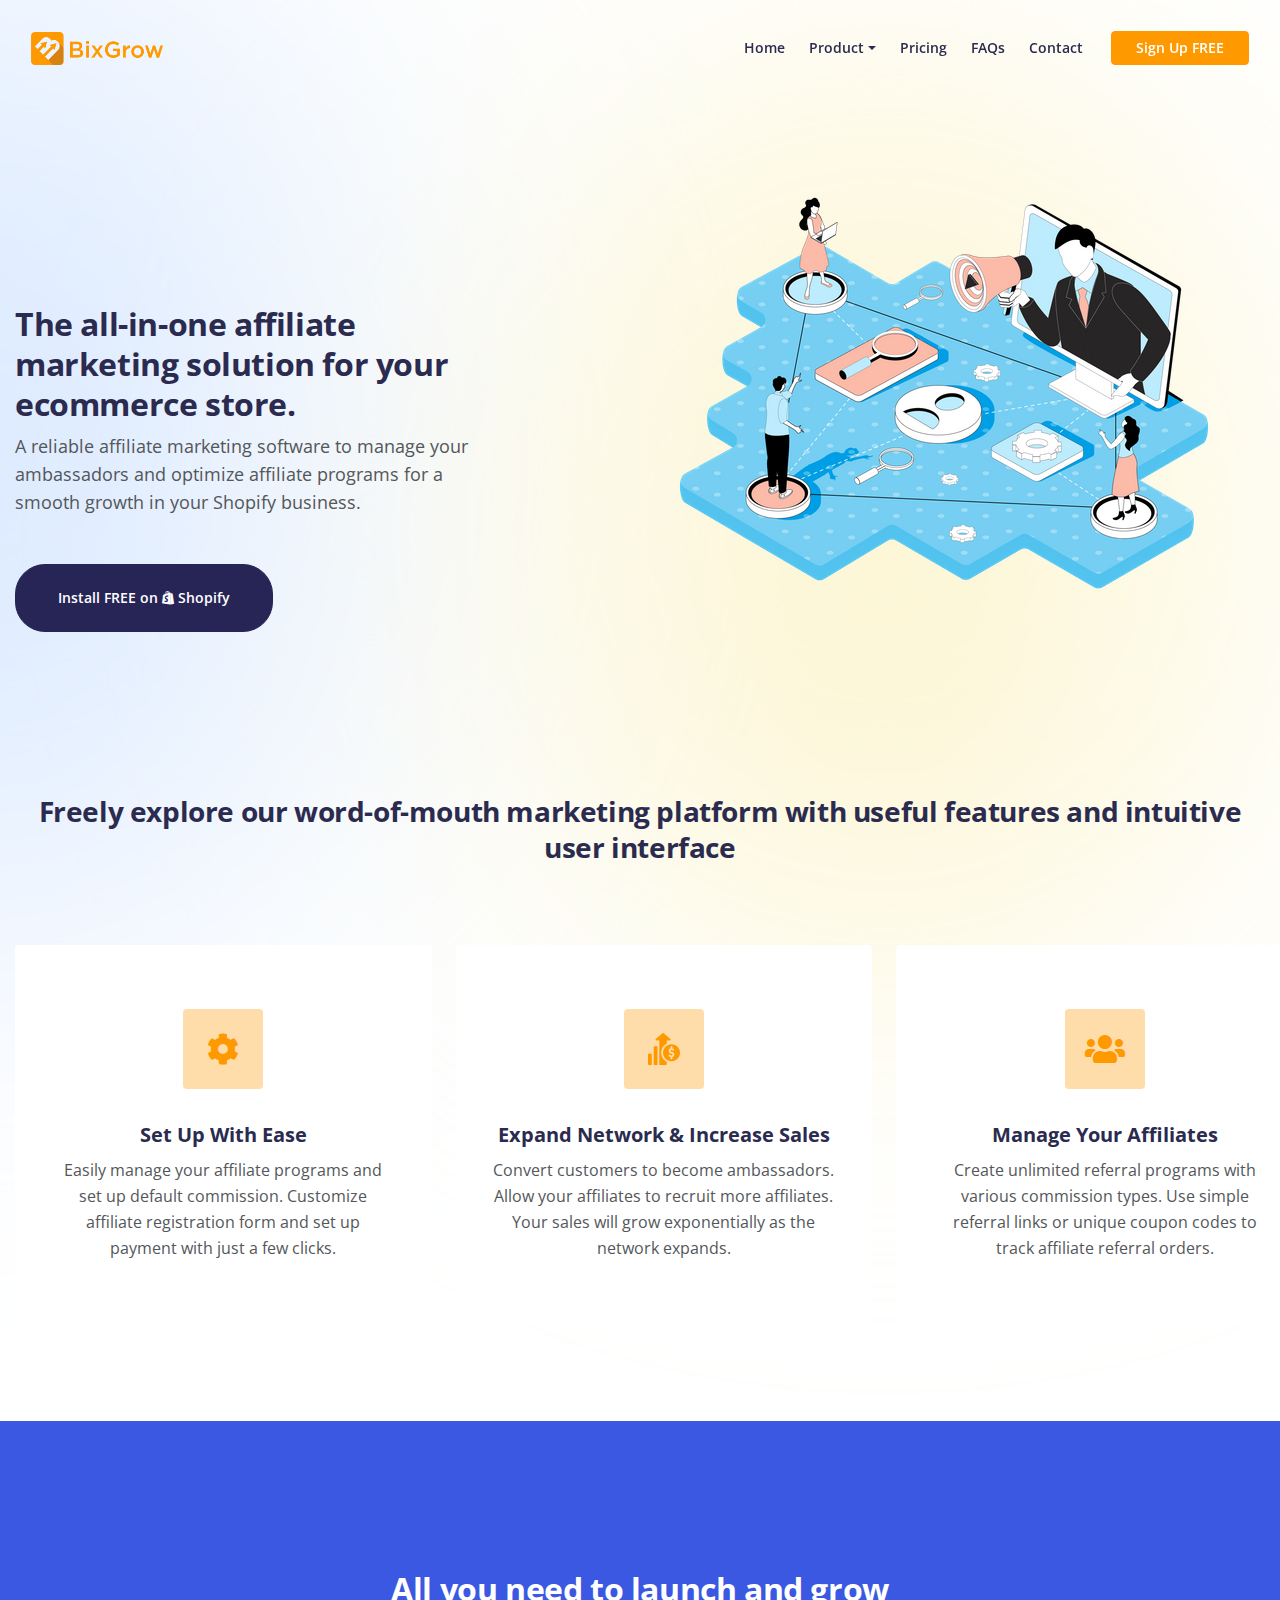
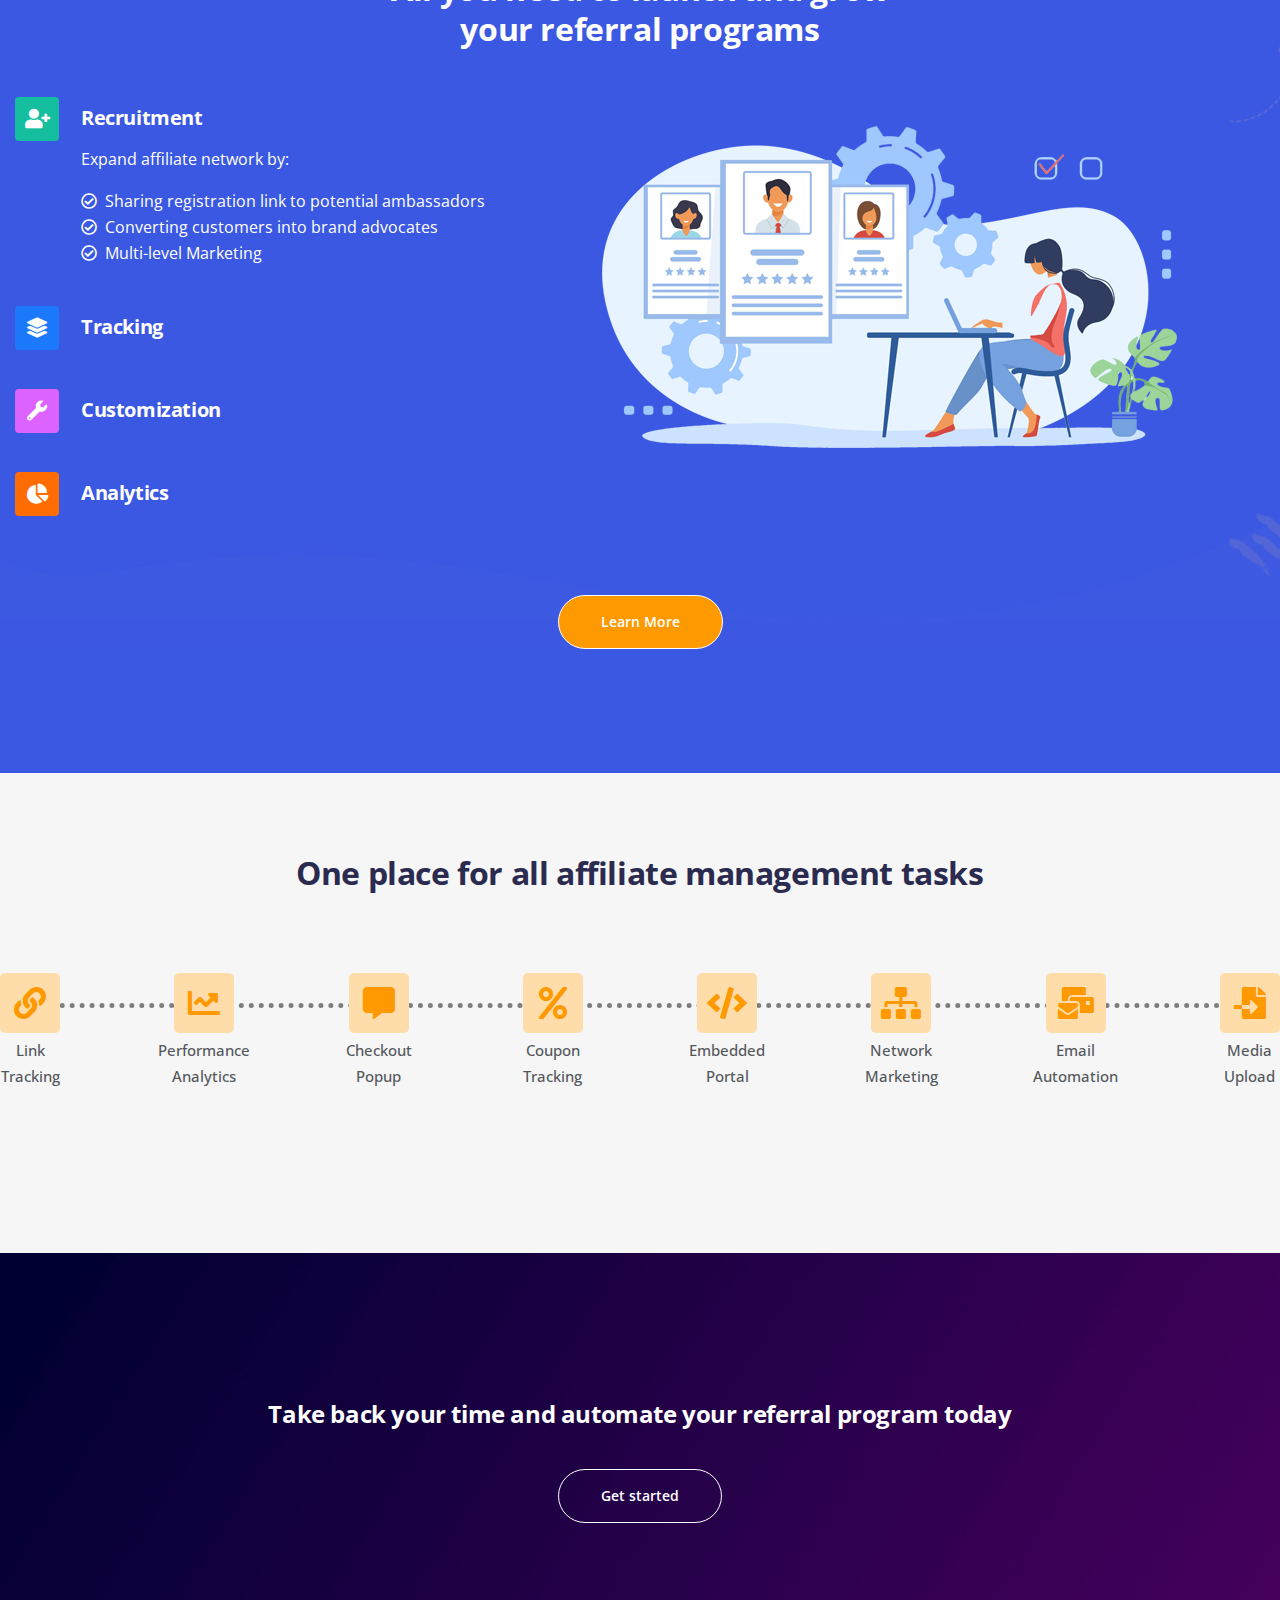
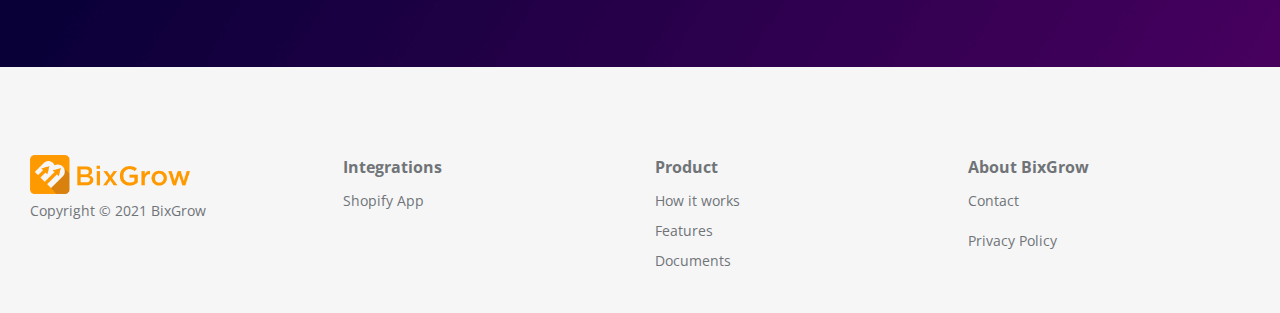
<file: index.html>
<!DOCTYPE html>
<html lang="en">
  <head>
    <meta charset="utf-8" />
    <meta
      name="viewport"
      content="width=device-width, initial-scale=1, shrink-to-fit=no"
    />

    <!-- SEO Meta Tags -->
    <meta name="description" content="Your description" />
    <meta name="author" content="Your name" />

    <!-- OG Meta Tags to improve the way the post looks when you share the page on Facebook, Twitter, LinkedIn -->
    <meta property="og:site_name" content="" />
    <!-- website name -->
    <meta property="og:site" content="" />
    <!-- website link -->
    <meta property="og:title" content="" />
    <!-- title shown in the actual shared post -->
    <meta property="og:description" content="" />
    <!-- description shown in the actual shared post -->
    <meta property="og:image" content="" />
    <!-- image link, make sure it's jpg -->
    <meta property="og:url" content="" />
    <!-- where do you want your post to link to -->
    <meta name="twitter:card" content="summary_large_image" />
    <!-- to have large image post format in Twitter -->

    <!-- Webpage Title -->
    <title>BixGrow Webpage</title>

    <!-- Styles -->
    <link rel="preconnect" href="https://fonts.gstatic.com" />
    <link
      href="https://fonts.googleapis.com/css2?family=Open+Sans:ital,wght@0,400;0,600;0,700;1,400;1,600&display=swap"
      rel="stylesheet"
    />
    <link href="css/bootstrap.css" rel="stylesheet" />
    <link href="css/fontawesome-all.css" rel="stylesheet" />
    <link href="fontawesome/css/all.css" rel="stylesheet" />
    <link href="css/swiper.css" rel="stylesheet" />
    <link href="css/magnific-popup.css" rel="stylesheet" />
    <link href="css/styles.css" rel="stylesheet" />
    <!-- Favicon  -->
    <link rel="icon" href="images/favicon.png" />
  </head>
  <body data-spy="scroll" data-target=".fixed-top">
    <!-- Navigation -->
    <nav class="navbar navbar-expand-lg fixed-top navbar-light">
        <div class="container">
            <a class="navbar-brand logo-image" href="index.html"><img src="images/bixgrow-yellow.png" alt="alternative"></a> 

            <button class="navbar-toggler p-0 border-0" type="button" data-toggle="offcanvas">
                <span class="navbar-toggler-icon"></span>
            </button>

            <div class="navbar-collapse offcanvas-collapse" id="navbarsExampleDefault">
                <ul class="navbar-nav ml-auto">
                    <li class="nav-item">
                        <a class="nav-link page-scroll" href="index.html">Home <span class="sr-only">(current)</span></a>
                    </li>
                    <li class="nav-item dropdown">
                        <a class="nav-link dropdown-toggle" href="#" id="dropdown01" data-toggle="dropdown" aria-haspopup="true" aria-expanded="false">Product</a>
                        <div class="dropdown-menu" aria-labelledby="dropdown01">
                            <a class="dropdown-item page-scroll" href="how-it-works.html">How it works</a>
                            <div class="dropdown-divider"></div>
                            <a class="dropdown-item page-scroll" href="allfeatures.html">Features</a>
                        </div>
                    </li>
                    <li class="nav-item">
                        <a class="nav-link page-scroll" href="pricing.html">Pricing</a>
                    </li>
                    <li class="nav-item">
                        <a class="nav-link page-scroll bixgrow-faq-link">FAQs</a>
                    </li>
                    <li class="nav-item">
                        <a class="nav-link page-scroll" href="contact.html">Contact</a>
                    </li>
                </ul>
                <span class="nav-item">
                    <a class="btn-solid-sm page-scroll bixgrow-signup-link" >Sign Up FREE</a>
                </span>
            </div> <!-- end of navbar-collapse -->
        </div> <!-- end of container -->
    </nav>

    <!-- Header -->
    <header id="header" class="header">
      <div class="container">
        <div class="row">
          <div class="col-lg-6 col-xl-5">
            <div class="text-container">
              <h2>
                The all-in-one affiliate marketing solution for your ecommerce
                store.
              </h2>
              <p class="p-large">
                A reliable affiliate marketing software to manage your
                ambassadors and optimize affiliate programs for a smooth growth
                in your Shopify business.
              </p>

              <a class="btn-solid-lg bixgrow-signup-link" 
                >Install FREE on <i class="fab fa-shopify"></i> Shopify</a
              >
            </div>
            <!-- end of text-container -->
          </div>
          <!-- end of col -->
          <div class="col-lg-6 col-xl-7">
            <div class="image-container">
              <img
                class="img-fluid"
                src="images/header-bulb-table.png"
                alt="alternative"
              />
            </div>
            <!-- end of image-container -->
          </div>
          <!-- end of col -->
        </div>
        <!-- end of row -->

        <h3
          class="h3-heading"
          style="text-align: center; margin-bottom: 80px; margin-top: 55px"
        >
          Freely explore our word-of-mouth marketing platform with useful
          features and intuitive user interface
        </h3>
        <div class="col-lg-12"></div>
        <div class="d-flex">
            <!-- Card -->
            <div class="card col-lg-4">
              <div class="card-icon">
                <span class="fas fa-cog"></span>
              </div>
              <div class="card-body">
                <h5 class="card-title">Set Up With Ease</h5>
                <div class="card-text">
                  Easily manage your affiliate programs and set up default
                  commission. Customize affiliate registration form and set up
                  payment with just a few clicks.
                </div>
              </div>
            </div>
            <!-- end of card -->

            <!-- Card -->
            <div class="card col-lg-4">
              <div class="card-icon">
                <!-- <span class="far fa-clock"></span> -->
                <img src="images/profits.png" style="height: 32px; width: 32px;">
              </div>
              <div class="card-body">
                <h5 class="card-title">Expand Network & Increase Sales</h5>
                <div class="card-text">
                  Convert customers to become ambassadors. Allow your affiliates
                  to recruit more affiliates. Your sales will grow exponentially
                  as the network expands.
                </div>
              </div>
            </div>
            <!-- end of card -->

            <!-- Card -->
            <div class="card col-lg-4">
              <div class="card-icon">
                <span class="fas fa-users"></span>
              </div>
              <div class="card-body">
                <h5 class="card-title">Manage Your Affiliates</h5>
                <div class="card-text">
                  Create unlimited referral programs with various commission
                  types. Use simple referral links or unique coupon codes to
                  track affiliate referral orders.
                </div>
              </div>
            </div>
            <!-- end of card -->
          <!-- end of col -->
        </div>
        </div>

        <!-- end of row -->
      </div>
      <!-- end of container -->
    </header>
    <!-- end of header -->
    <!-- end of header -->

    <!-- Features -->
    <div id="features" class="accordion-1">
      <div class="container">
        <div class="row">
          <div class="col-xl-12">
            <h2 class="h2-heading mb-5">All you need to launch and grow your referral programs</h2>
            <!-- <p class="p-heading">
              Suspendisse vitae enim arcu. Aliquam convallis risus a felis
              blandit, at mollis nisi bibendum. Aliquam nec purus at ex blandit
              posuere nec a odio. Proin lacinia dolor justo
            </p> -->
          </div>
          <!-- end of col -->
        </div>
        <!-- end of row -->
        <div class="row">
          <div class="col-xl-5">
            <div class="accordion" id="accordionExample">
              <!-- Accordion Item -->
              <div class="accordion-item">
                <div class="accordion-icon">
                  <span class="fas fa-user-plus"></span>
                </div>
                <!-- end of accordion-icon -->
                <div class="accordion-header" id="headingOne">
                  <button
                    class="accordion-button"
                    type="button"
                    data-toggle="collapse"
                    data-target="#collapseOne"
                    aria-expanded="true"
                    aria-controls="collapseOne"
                  >
                    Recruitment
                  </button>
                </div>
                <!-- end of accordion-header -->
                <div
                  id="collapseOne"
                  class="accordion-collapse collapse show"
                  aria-labelledby="headingOne"
                  data-parent="#accordionExample"
                >
                  <div class="accordion-body">
                    <p>Expand affiliate network by:</p>
                    <ul>
                      <li>
                        <i class="far fa-check-circle mr-2"></i>Sharing
                        registration link to potential ambassadors
                      </li>
                      <li>
                        <i class="far fa-check-circle mr-2"></i>Converting
                        customers into brand advocates
                      </li>
                      <li>
                        <i class="far fa-check-circle mr-2"></i>Multi-level
                        Marketing
                      </li>
                    </ul>
                  </div>
                </div>
                <!-- end of accordion-collapse -->
              </div>
              <!-- end of accordion-item -->
              <!-- end of accordion-item -->

              <!-- Accordion Item -->
              <div class="accordion-item">
                <div class="accordion-icon blue">
                  <span class="fas fa-layer-group"></span>
                </div>
                <!-- end of accordion-icon -->
                <div class="accordion-header" id="headingTwo">
                  <button
                    class="accordion-button"
                    type="button"
                    data-toggle="collapse"
                    data-target="#collapseTwo"
                    aria-expanded="false"
                    aria-controls="collapseTwo"
                  >
                    Tracking
                  </button>
                </div>
                <!-- end of accordion-header -->
                <div
                  id="collapseTwo"
                  class="accordion-collapse collapse"
                  aria-labelledby="headingTwo"
                  data-parent="#accordionExample"
                >
                  <div class="accordion-body">
                    <ul>
                      <li>
                        <i class="far fa-check-circle mr-2"></i>Referral link
                        generated for affiliates
                      </li>
                      <li class="d-flex">
                        <i
                          class="far fa-check-circle mr-2"
                          style="padding-top: 5px"
                        ></i>
                        <div>
                          Assign coupons, customize links & upload media
                        </div>
                      </li>
                      <li>
                        <i class="far fa-check-circle mr-2"></i>Review each
                        referral recorded
                      </li>
                    </ul>
                  </div>
                </div>
                <!-- end of accordion-collapse -->
              </div>
              <!-- end of accordion-item -->
              <!-- end of accordion-item -->

              <!-- Accordion Item -->
              <div class="accordion-item">
                <div class="accordion-icon purple">
                  <span class="fas fa-wrench"></span>
                </div>
                <!-- end of accordion-icon -->
                <div class="accordion-header" id="headingThree">
                  <button
                    class="accordion-button"
                    type="button"
                    data-toggle="collapse"
                    data-target="#collapseThree"
                    aria-expanded="false"
                    aria-controls="collapseThree"
                  >
                    Customization
                  </button>
                </div>
                <!-- end of accordion-header -->
                <div
                  id="collapseThree"
                  class="accordion-collapse collapse"
                  aria-labelledby="headingThree"
                  data-parent="#accordionExample"
                >
                  <div class="accordion-body">
                    <ul>
                      <li>
                        <i class="far fa-check-circle mr-2"></i>White label
                        email option
                      </li>
                      <li class="d-flex">
                        <i
                          class="far fa-check-circle mr-2"
                          style="padding-top: 5px"
                        ></i>
                        <div>
                          Freely customize affiliate sign-up page & email
                          templates
                        </div>
                      </li>
                      <li>
                        <i class="far fa-check-circle mr-2"></i>Affiliate portal
                        inside your own domain
                      </li>
                    </ul>
                  </div>
                </div>
                <!-- end of accordion-collapse -->
              </div>
              <!-- end of accordion-item -->
              <!-- end of accordion-item -->

              <!-- Accordion Item -->
              <div class="accordion-item">
                <div class="accordion-icon orange">
                  <span class="fas fa-chart-pie"></span>
                </div>
                <!-- end of accordion-icon -->
                <div class="accordion-header" id="headingFour">
                  <button
                    class="accordion-button"
                    type="button"
                    data-toggle="collapse"
                    data-target="#collapseFour"
                    aria-expanded="false"
                    aria-controls="collapseFour"
                  >
                    Analytics
                  </button>
                </div>
                <!-- end of accordion-header -->
                <div
                  id="collapseFour"
                  class="accordion-collapse collapse"
                  aria-labelledby="headingFour"
                  data-parent="#accordionExample"
                >
                  <div class="accordion-body">
                    <ul>
                      <li>
                        <i class="far fa-check-circle mr-2"></i>Analyze
                        affiliate performance (<strong>clicks</strong>/
                        <strong>orders</strong> / <strong>sales</strong> )
                      </li>
                      <li>
                        <i class="far fa-check-circle mr-2"></i>View the top
                        affiliates who has the best performance
                      </li>
                    </ul>
                  </div>
                </div>
                <!-- end of accordion-collapse -->
              </div>
              <!-- end of accordion-item -->
              <!-- end of accordion-item -->
            </div>
            <!-- end of accordion -->
          </div>
          <!-- end of col -->
          <div class="col-xl-7">
            <div class="image-container ml-5">
              <img
                class="img-fluid"
                id="main-feature-image"
                src="images/features-home-1.png"
                alt="alternative"
              />
            </div>
            <!-- end of image-container -->
          </div>
          <!-- end of col -->
        </div>
        <!-- end of row -->
      </div>
      <div class="d-flex justify-content-center">
        <a class="btn-outline-lg page-scroll" href="allfeatures.html">Learn More</a>
      </div>
      <!-- end of container -->
    </div>
    <!-- end of accordion-1 -->
    <!-- end of features -->

    <div id="video" class="basic-5 bg-gray">
      <h2 class="h2-heading w-100 text-center" style="margin-bottom: 5rem">
        One place for all affiliate management tasks
      </h2>
      <div class="container">
        <div class="row" style="position: relative">
          <div class="line"></div>
          <div class="d-flex justify-content-between w-100">
            <div class="icon-square">
              <i class="fas fa-2x fa-link"></i>
            </div>
            <div class="icon-square">
              <i class="fas fa-chart-line fa-2x"></i>
            </div>
            <div class="icon-square">
              <i class="fas fa-comment-alt fa-2x"></i>
            </div>
            <div class="icon-square">
              <i class="fas fa-percent fa-2x"></i>
            </div>
            <div class="icon-square">
              <i class="fas fa-code fa-2x"></i>
            </div>
            <div class="icon-square">
              <i class="fas fa-sitemap fa-2x"></i>
            </div>
            <div class="icon-square">
              <i class="fas fa-mail-bulk fa-2x"></i>
            </div>
            <div class="icon-square">
              <i class="fas fa-file-import fa-2x"></i>
            </div>
          </div>
          <div class="d-flex justify-content-between w-100">
            <div class="text-square">Link Tracking</div>
            <div class="text-square">Performance Analytics</div>
            <div class="text-square">Checkout Popup</div>
            <div class="text-square">Coupon Tracking</div>
            <div class="text-square">Embedded Portal</div>
            <div class="text-square">Network Marketing</div>
            <div class="text-square">Email Automation</div>
            <div class="text-square">Media Upload</div>
          </div>
        </div>
        <!-- end of row -->
      </div>
      <!-- end of container -->
    </div>
<!-- 
    <div class="slider-2">
      <div class="container">
        <div class="row">
          <div class="col-lg-12">
            <div class="slider-container">
              <div class="swiper-container card-slider">
                <div class="swiper-wrapper">
                  <div class="swiper-slide">
                    <div class="card">
                      <img
                        class="quotes"
                        src="images/quotes.svg"
                        alt="alternative"
                      />
                      <div class="card-body">
                        <p class="testimonial-text">
                          I just finished my trial period and was so amazed with
                          the support and good results that I purchased Alfy pro
                          version for my business. It's an amazingly good tool
                        </p>
                        <div class="details">
                          <img
                            class="testimonial-image"
                            src="images/testimonial-1.jpg"
                            alt="alternative"
                          />
                          <div class="text">
                            <div class="testimonial-author">Samantha Bloom</div>
                            <div class="occupation">Team Leader - Syncnow</div>
                          </div>
                        </div>
                      </div>
                    </div>
                  </div>
                  <div class="swiper-slide">
                    <div class="card">
                      <img
                        class="quotes"
                        src="images/quotes.svg"
                        alt="alternative"
                      />
                      <div class="card-body">
                        <p class="testimonial-text">
                          Don't know how I managed to get work done without Alfy
                          until now. The speed of this application is amazing
                          and it allows me to keep in touch with my colleagues
                          at work
                        </p>
                        <div class="details">
                          <img
                            class="testimonial-image"
                            src="images/testimonial-2.jpg"
                            alt="alternative"
                          />
                          <div class="text">
                            <div class="testimonial-author">Mike Page</div>
                            <div class="occupation">Developer - Chainlink</div>
                          </div>
                        </div>
                      </div>
                    </div>
                  </div>
                  <div class="swiper-slide">
                    <div class="card">
                      <img
                        class="quotes"
                        src="images/quotes.svg"
                        alt="alternative"
                      />
                      <div class="card-body">
                        <p class="testimonial-text">
                          This app has the potential of becoming a mandatory
                          tool in every marketer's day to day operations flow.
                          Keeping in touch with family and friends has never
                          been easier
                        </p>
                        <div class="details">
                          <img
                            class="testimonial-image"
                            src="images/testimonial-3.jpg"
                            alt="alternative"
                          />
                          <div class="text">
                            <div class="testimonial-author">Mary Longhorn</div>
                            <div class="occupation">Manager - Firstdev</div>
                          </div>
                        </div>
                      </div>
                    </div>
                  </div>
                  <div class="swiper-slide">
                    <div class="card">
                      <img
                        class="quotes"
                        src="images/quotes.svg"
                        alt="alternative"
                      />
                      <div class="card-body">
                        <p class="testimonial-text">
                          Searching for a great video conferencing app was
                          difficult but thankfully I found Alfy and I can't
                          praise it enough. The team created an awesome
                          communication experience
                        </p>
                        <div class="details">
                          <img
                            class="testimonial-image"
                            src="images/testimonial-4.jpg"
                            alt="alternative"
                          />
                          <div class="text">
                            <div class="testimonial-author">Ronny Drummer</div>
                            <div class="occupation">Designer - Sawdust</div>
                          </div>
                        </div>
                      </div>
                    </div>
                  </div>
                </div>
                <div class="swiper-button-next"></div>
                <div class="swiper-button-prev"></div>
              </div>
            </div>
          </div>
        </div>
      </div>
    </div> -->

    <!-- Invitation -->
    <div class="basic-6">
      <div class="container">
        <div class="row">
          <div class="col-lg-12">
            <h4>
              Take back your time and automate your referral program today
            </h4>
            <a class="btn-outline-lg page-scroll bixgrow-signup-link" 
              >Get started</a
            >
          </div>
          <!-- end of col -->
        </div>
        <!-- end of row -->
      </div>
      <!-- end of container -->
    </div>
    <!-- end of basic-3 -->
    <!-- end of invitation -->

    <!-- Footer -->
    <div class="footer">
      <div class="container">
        <div class="row">
          <div class="col-lg-12 d-flex">
            <div class="col-lg-3">
              <a class="logo-image" href="index.html"
                ><img
                  class="img-footer"
                  src="images/bixgrow-yellow.png"
                  alt="alternative"
              /></a>
              <p class="p-small">
                Copyright © <a href="#your-link">2021 BixGrow</a>
              </p>
              <!-- <span class="fa-stack" style="margin-left: -5px">
                <a href="#your-link">
                  <i class="fas fa-circle fa-stack-2x"></i>
                  <i class="fab fa-facebook-f fa-stack-1x"></i>
                </a>
              </span>
              <span class="fa-stack">
                <a href="#your-link">
                  <i class="fas fa-circle fa-stack-2x"></i>
                  <i class="fab fa-twitter fa-stack-1x"></i>
                </a>
              </span>
              <span class="fa-stack">
                <a href="#your-link">
                  <i class="fas fa-circle fa-stack-2x"></i>
                  <i class="fab fa-pinterest-p fa-stack-1x"></i>
                </a>
              </span>
              <span class="fa-stack">
                <a href="#your-link">
                  <i class="fas fa-circle fa-stack-2x"></i>
                  <i class="fab fa-instagram fa-stack-1x"></i>
                </a>
              </span> -->
            </div>
            <div class="col-lg-3">
              <h6>Integrations</h6>
              <ul class="list-unstyled li-space-lg p-small">
                <li><a class="bixgrow-signup-link" href="#">Shopify App</a></li>
              </ul>
            </div>
            <!-- end of footer-col -->
            <div class="col-lg-3">
              <h6>Product</h6>
              <ul class="list-unstyled li-space-lg p-small">
                <li><a href="how-it-works.html">How it works</a></li>
                <li><a href="allfeatures.html">Features</a></li>
                <li><a class="page-scroll bixgrow-faq-link" href="#">Documents</a></li>
              </ul>
            </div>
            <!-- end of footer-col -->
            <div class="col-lg-3">
              <h6>About BixGrow</h6>
              <p class="p-small"><a href="contact.html">Contact</a></p>
              <p class="p-small"><a href="privacy.html">Privacy Policy</a></p>
            </div>
            <!-- end of footer-col -->
          </div>
          <!-- end of col -->
        </div>
        <!-- end of row -->
      </div>
      <!-- end of container -->
    </div>
    <!-- end of footer -->
    <!-- end of footer -->

    <!-- Scripts -->
    <script src="js/jquery.min.js"></script>
    <!-- jQuery for Bootstrap's JavaScript plugins -->
    <script src="js/bootstrap.min.js"></script>
    <!-- Bootstrap framework -->
    <script src="js/jquery.easing.min.js"></script>
    <!-- jQuery Easing for smooth scrolling between anchors -->
    <script src="js/jquery.magnific-popup.js"></script>
    <!-- Magnific Popup for lightboxes -->
    <script src="js/swiper.min.js"></script>
    <!-- Swiper for image and text sliders -->
    <script src="js/scripts.js"></script>
    <!-- Custom scripts -->
    <script type = "text/javascript"> window.$crisp = []; window.CRISP_WEBSITE_ID = "dfa718e4-6ddf-45c3-8f9b-7a1ffb0d840b"; (function () {d = document; s = d.createElement ("script"); s.src =" https://client.crisp.chat/l.js "; s.async = 1; d.getElementsByTagName ("head") [0] .appendChild (s);}) ( ); </script>

  </body>
</html>
</file>
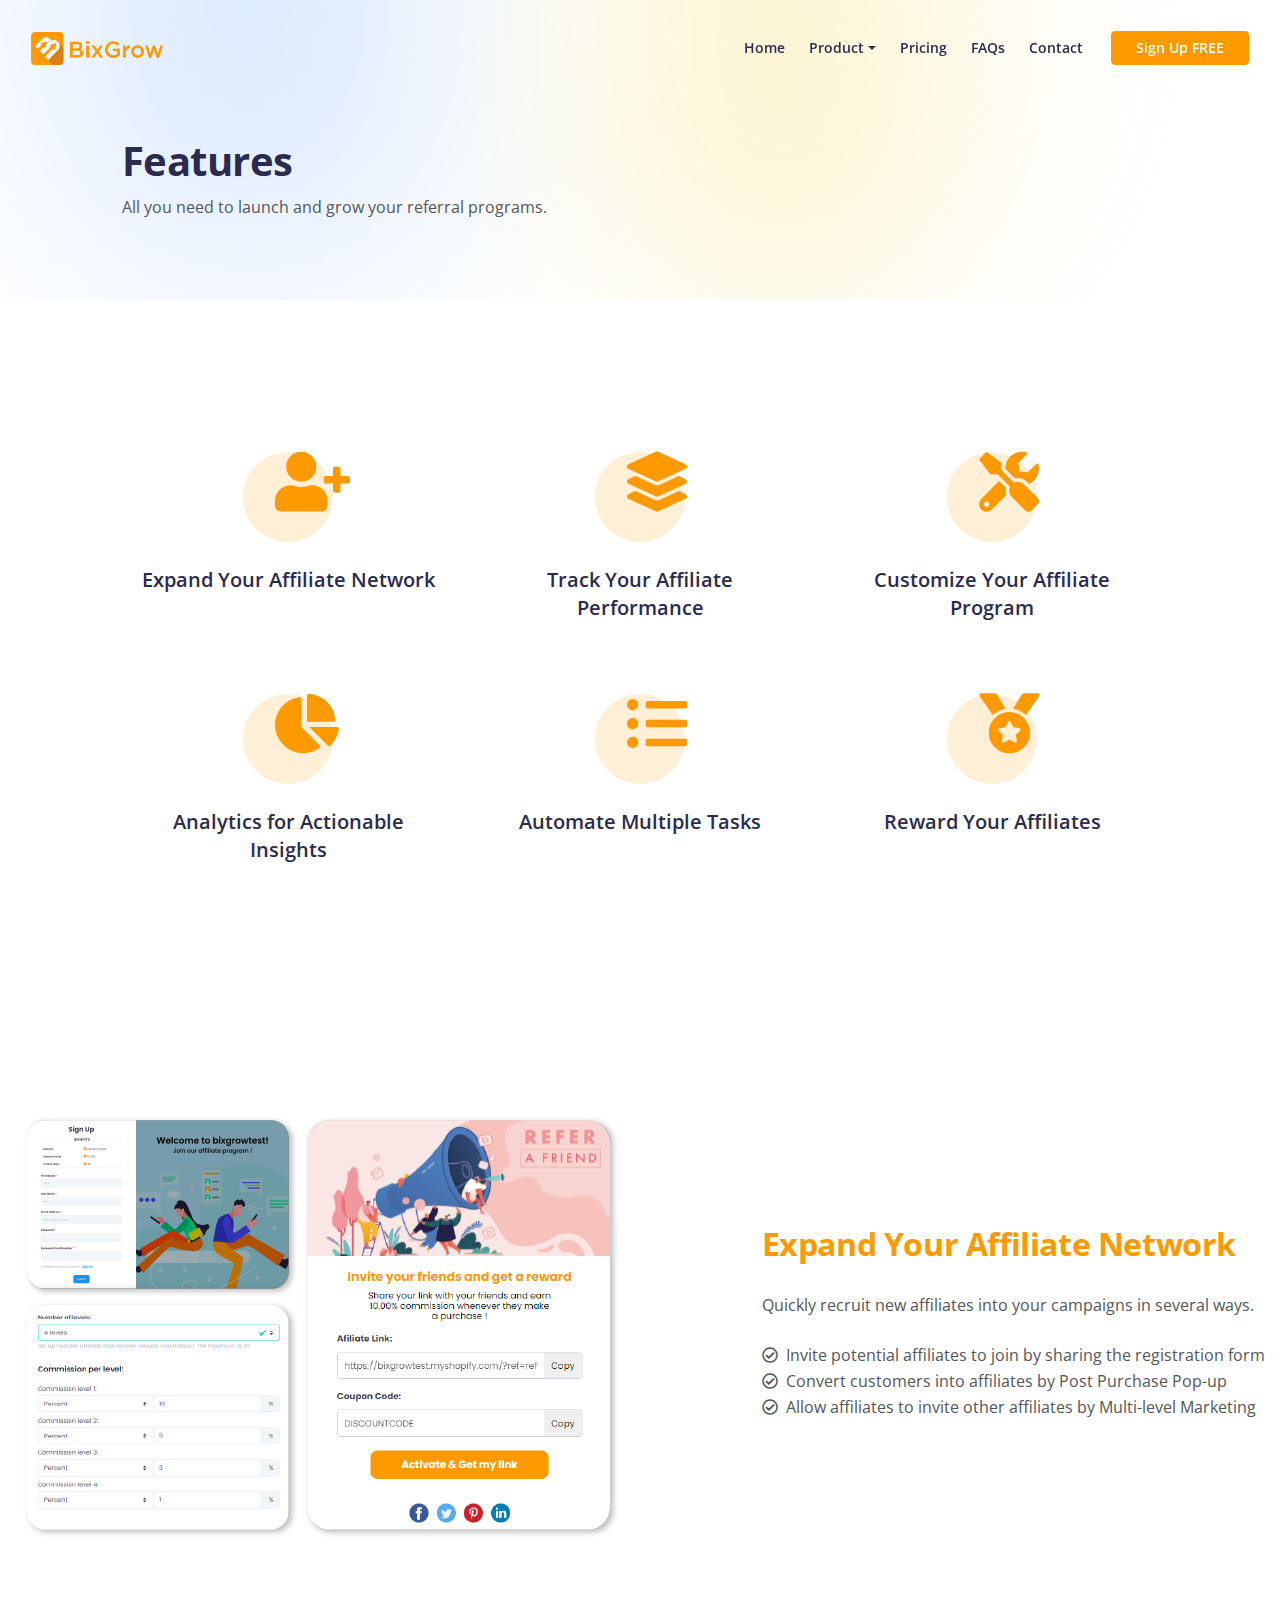
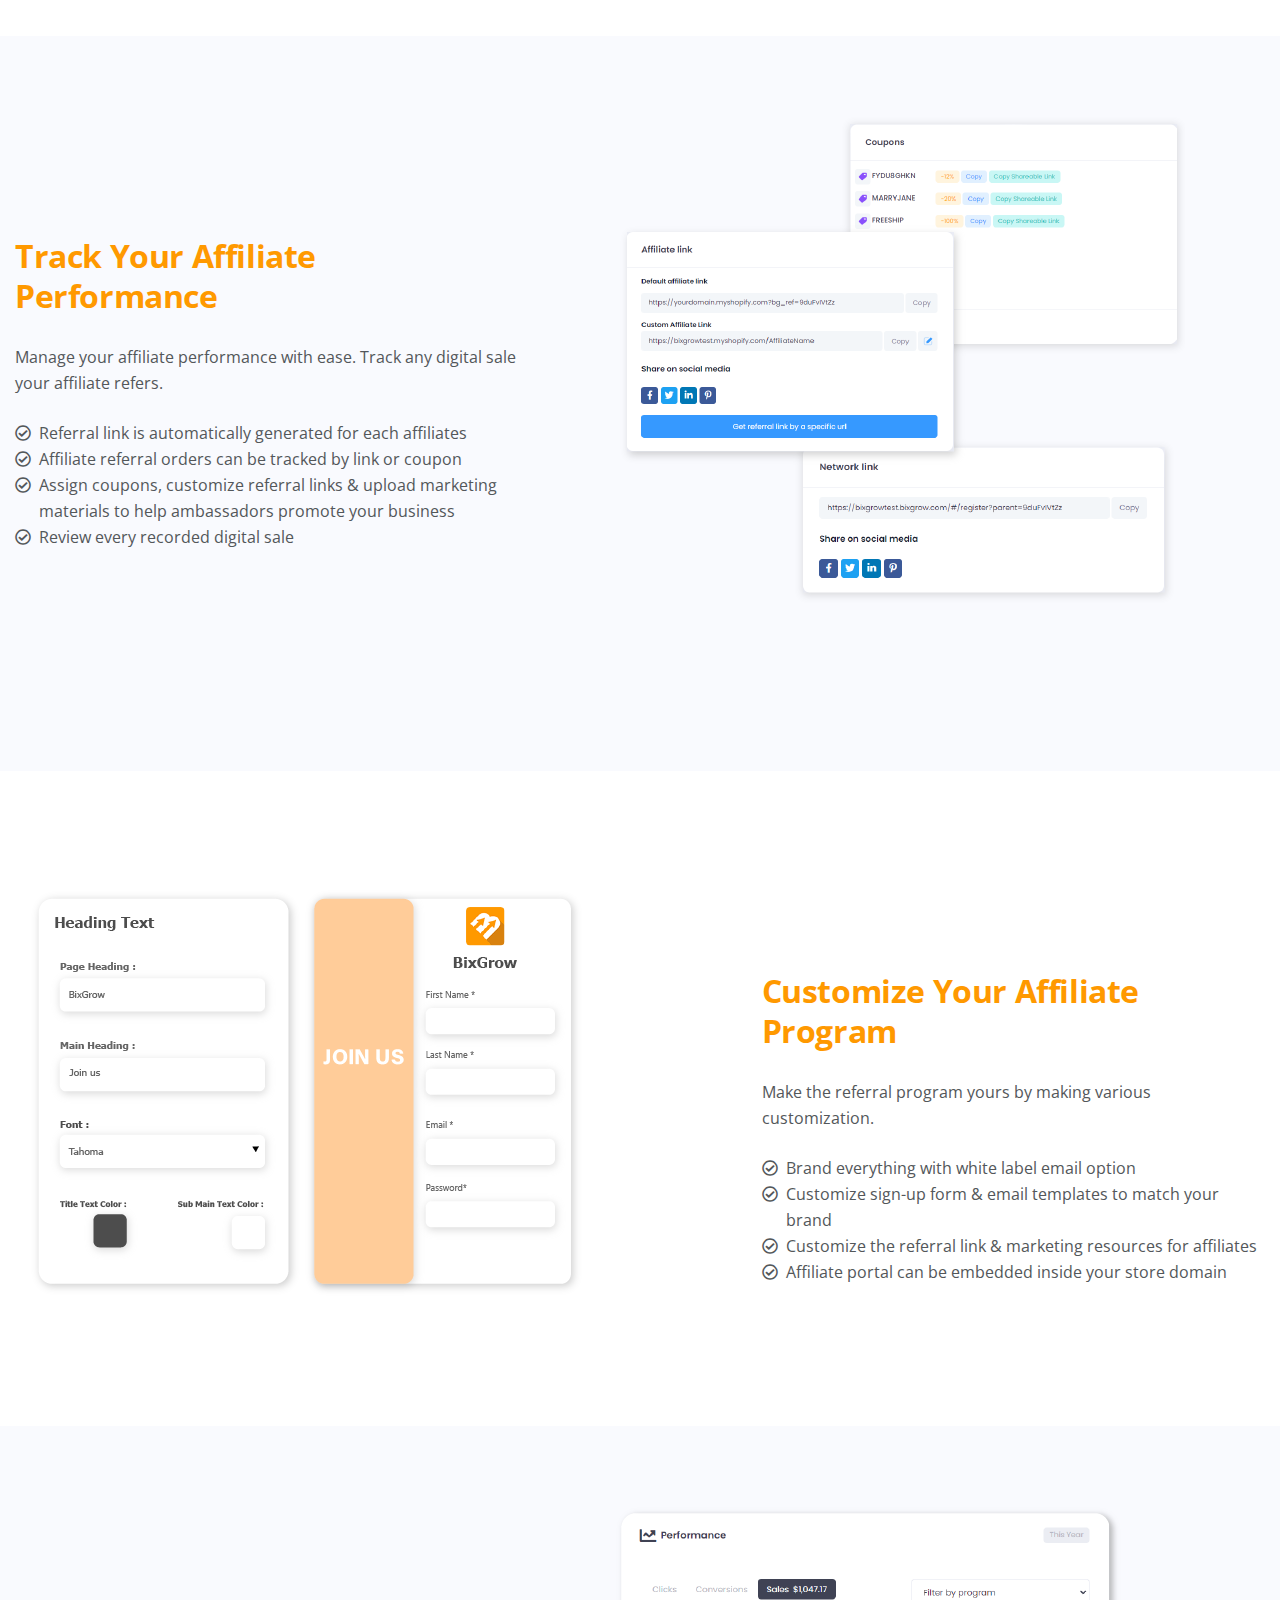
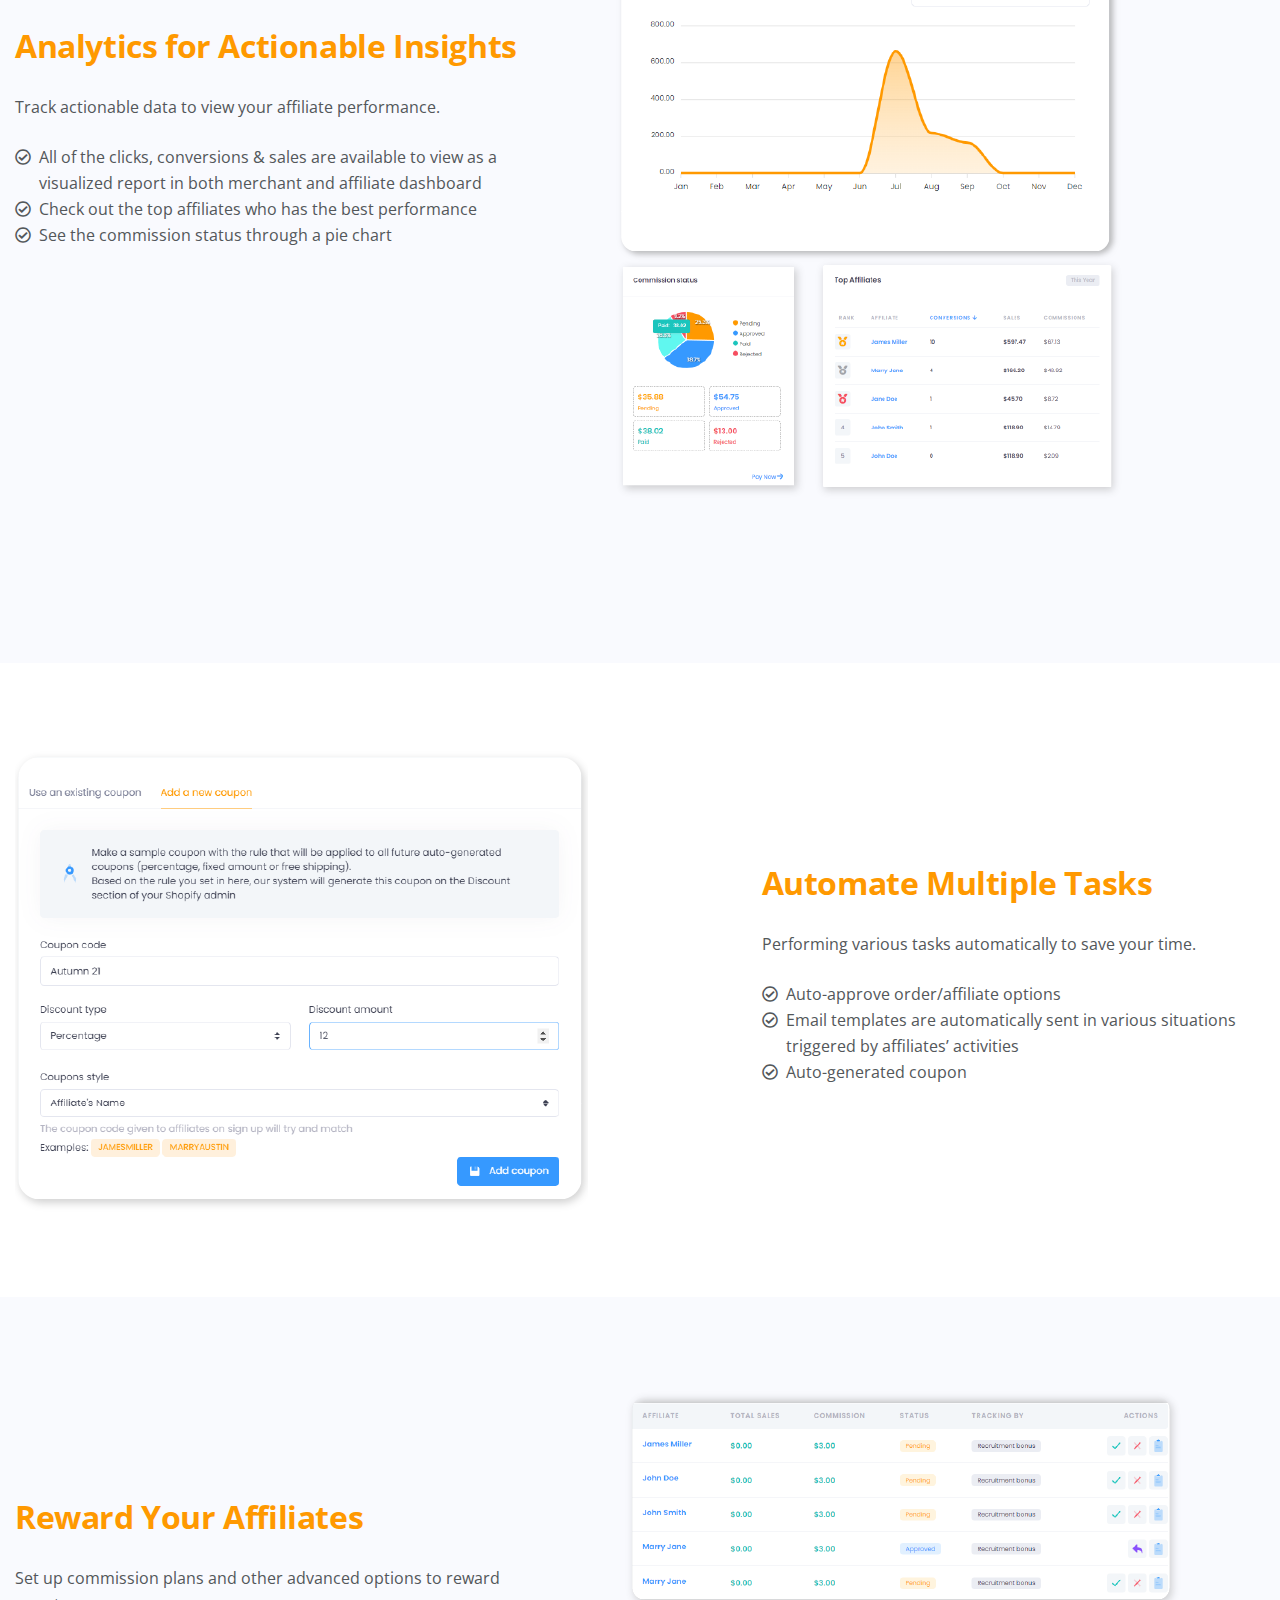
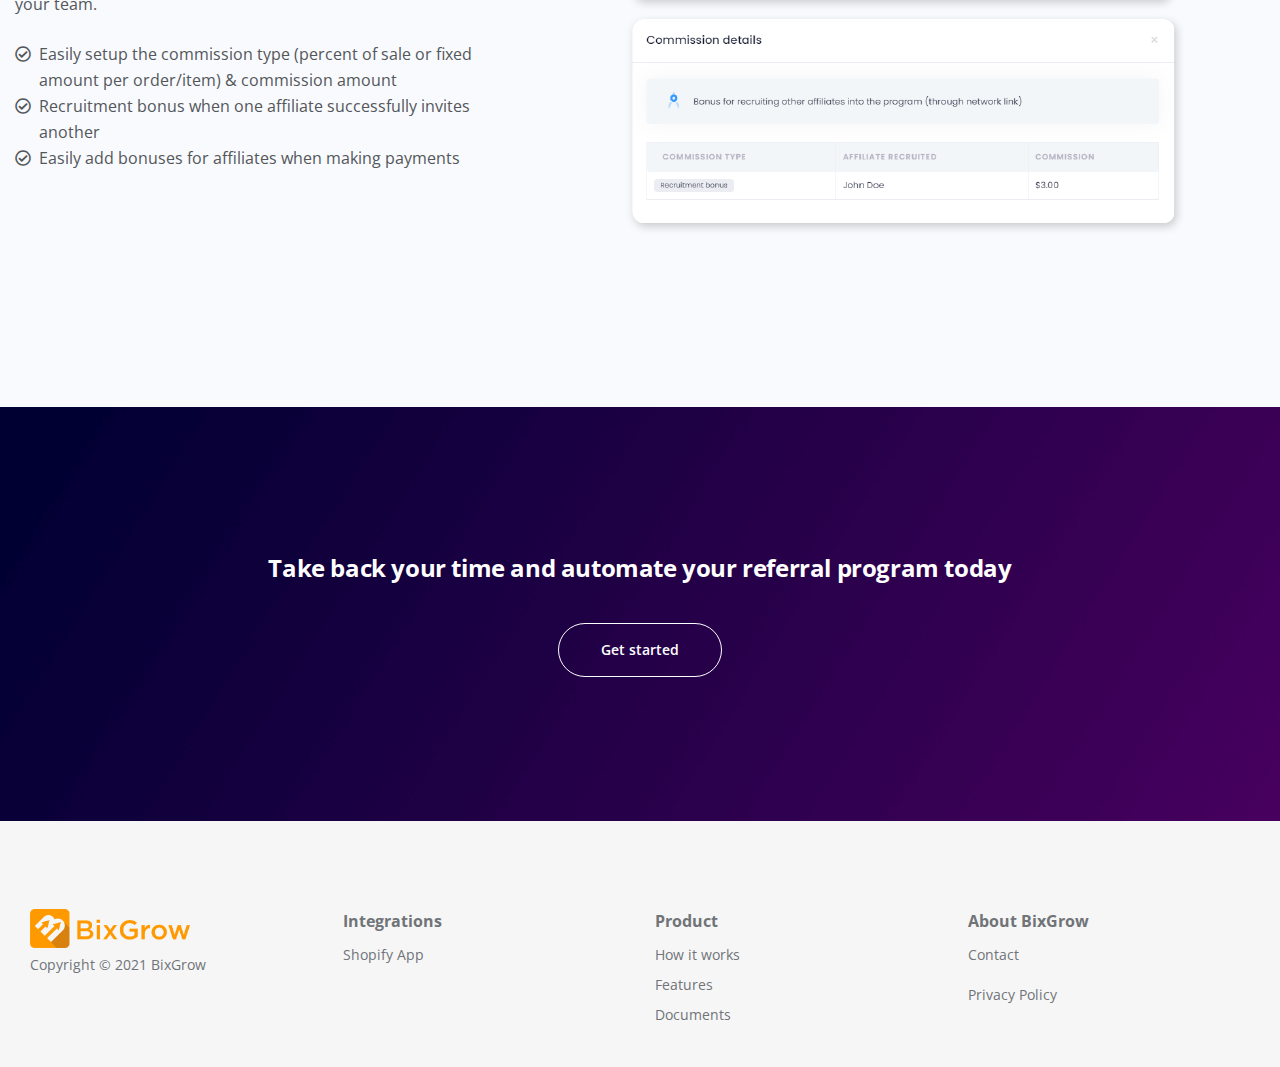
<file: allfeatures.html>
<!DOCTYPE html>
<html lang="en">
  <head>
    <meta charset="utf-8" />
    <meta
      name="viewport"
      content="width=device-width, initial-scale=1, shrink-to-fit=no"
    />

    <!-- SEO Meta Tags -->
    <meta name="description" content="Your description" />
    <meta name="author" content="Your name" />

    <!-- OG Meta Tags to improve the way the post looks when you share the page on Facebook, Twitter, LinkedIn -->
    <meta property="og:site_name" content="" />
    <!-- website name -->
    <meta property="og:site" content="" />
    <!-- website link -->
    <meta property="og:title" content="" />
    <!-- title shown in the actual shared post -->
    <meta property="og:description" content="" />
    <!-- description shown in the actual shared post -->
    <meta property="og:image" content="" />
    <!-- image link, make sure it's jpg -->
    <meta property="og:url" content="" />
    <!-- where do you want your post to link to -->
    <meta name="twitter:card" content="summary_large_image" />
    <!-- to have large image post format in Twitter -->

    <!-- Webpage Title -->
    <title>BixGrow Webpage</title>

    <!-- Styles -->
    <link rel="preconnect" href="https://fonts.gstatic.com" />
    <link
      href="https://fonts.googleapis.com/css2?family=Open+Sans:ital,wght@0,400;0,600;0,700;1,400;1,600&display=swap"
      rel="stylesheet"
    />
    <link href="css/bootstrap.css" rel="stylesheet" />
    <link href="css/fontawesome-all.css" rel="stylesheet" />
    <link href="fontawesome/css/all.css" rel="stylesheet" />
    <link href="css/swiper.css" rel="stylesheet" />
    <link href="css/magnific-popup.css" rel="stylesheet" />
    <link href="css/styles.css" rel="stylesheet" />
    <link href="css/allfeatures.css" rel="stylesheet" />
    <!-- Favicon  -->
    <link rel="icon" href="images/favicon.png" />
  </head>
  <body data-spy="scroll" data-target=".fixed-top">
    <!-- Navigation -->
    <nav class="navbar navbar-expand-lg fixed-top navbar-light">
      <div class="container">
        <a class="navbar-brand logo-image" href="index.html"
          ><img src="images/bixgrow-yellow.png" alt="alternative"
        /></a>

        <button
          class="navbar-toggler p-0 border-0"
          type="button"
          data-toggle="offcanvas"
        >
          <span class="navbar-toggler-icon"></span>
        </button>

        <div
          class="navbar-collapse offcanvas-collapse"
          id="navbarsExampleDefault"
        >
          <ul class="navbar-nav ml-auto">
            <li class="nav-item">
              <a class="nav-link page-scroll" href="index.html"
                >Home <span class="sr-only">(current)</span></a
              >
            </li>
            <li class="nav-item dropdown">
              <a
                class="nav-link dropdown-toggle"
                href="#"
                id="dropdown01"
                data-toggle="dropdown"
                aria-haspopup="true"
                aria-expanded="false"
                >Product</a
              >
              <div class="dropdown-menu" aria-labelledby="dropdown01">
                <a class="dropdown-item page-scroll" href="how-it-works.html"
                  >How it works</a
                >
                <div class="dropdown-divider"></div>
                <a class="dropdown-item page-scroll" href="allfeatures.html"
                  >Features</a
                >
              </div>
            </li>
            <li class="nav-item">
              <a class="nav-link page-scroll" href="pricing.html">Pricing</a>
            </li>
            <li class="nav-item">
              <a class="nav-link page-scroll bixgrow-faq-link">FAQs</a>
            </li>
            <li class="nav-item">
              <a class="nav-link page-scroll" href="contact.html">Contact</a>
            </li>
          </ul>
          <span class="nav-item">
            <a class="btn-solid-sm page-scroll bixgrow-signup-link">Sign Up FREE</a>
          </span>
        </div>
        <!-- end of navbar-collapse -->
      </div>
      <!-- end of container -->
    </nav>

    <header class="ex-header">
      <div class="container">
        <div class="row">
          <div class="col-xl-10 offset-xl-1">
            <h1>Features</h1>
            <p class="agileinfo_para">
              All you need to launch and grow your referral programs.
            </p>
          </div>
        </div>
      </div>
    </header>

    <div id="services" class="cards-1">
      <div class="container">
        <div class="row">
          <div class="col-lg-12">
            <div class="card-container">
              <div class="card">
                <a class="page-scroll" href="#expand">
                  <div class="card-icon">
                    <span class="fas fa-user-plus"></span>
                  </div>
                </a>
                <div class="card-body">
                  <h5 class="card-title">Expand Your Affiliate Network</h5>
                </div>
              </div>
              <div class="card">
                <a class="page-scroll" href="#performance">
                  <div class="card-icon">
                    <span class="fas fa-layer-group"></span>
                  </div>
                </a>
                <div class="card-body">
                  <h5 class="card-title">Track Your Affiliate Performance</h5>
                </div>
              </div>
              <div class="card">
                <a class="page-scroll" href="#customize">
                  <div class="card-icon">
                    <span class="fas fa-tools"></span>
                  </div>
                </a>
                <div class="card-body">
                  <h5 class="card-title">Customize Your Affiliate Program</h5>
                </div>
              </div>

            </div>
          </div>
        </div>
        <div class="row">
          <div class="col-lg-12">
            <div class="card-container">
              <div class="card">
                <a class="page-scroll" href="#analyze">
                  <div class="card-icon">
                    <span class="fas fa-chart-pie"></span>
                  </div>
                </a>
                <div class="card-body">
                  <h5 class="card-title">Analytics for Actionable Insights</h5>
                </div>
              </div>
              <div class="card">
                <a class="page-scroll" href="#automatically">
                  <div class="card-icon">
                    <span class="fas fa-list-ul"></span>
                  </div>
                </a>
                <div class="card-body">
                  <h5 class="card-title">Automate Multiple Tasks</h5>
                </div>
              </div>
              <div class="card">
                <a class="page-scroll" href="#reward">
                  <div class="card-icon">
                    <span class="fas fa-medal"></span>
                  </div>
                </a>
                <div class="card-body">
                  <h5 class="card-title">Reward Your Affiliates</h5>
                </div>
              </div>
            </div>
          </div>
        </div>
      </div>
    </div>

    <div class="basic-3" id="expand">
      <div class="container">
        <div class="row">
          <div class="col-lg-7">
            <div class="image-container">
              <img
                class="img-fluid"
                src="images/features-1-1.png"
                alt="alternative"
              />
            </div>
          </div>
          <div class="col-lg-5">
            <div class="text-container">
              <h2 class="underline">
                <!-- <i class="fas fa-user-plus mr-2"></i> -->
                Expand Your Affiliate Network
              </h2>
              <p>
                Quickly recruit new affiliates into your campaigns in several
                ways.
              </p>
              <ul>
                <li>
                  <i class="far fa-check-circle mr-2"></i>Invite potential
                  affiliates to join by sharing the registration form
                </li>
                <li class="d-flex">
                  <i
                    class="far fa-check-circle mr-2"
                    style="padding-top: 5px"
                  ></i>
                  <div>
                    Convert customers into affiliates by Post Purchase Pop-up
                  </div>
                </li>
                <li>
                  <i class="far fa-check-circle mr-2"></i>Allow affiliates to
                  invite other affiliates by Multi-level Marketing
                </li>
              </ul>
            </div>
          </div>
        </div>
      </div>
    </div>

    <div class="basic-4 bg-gray" id="performance">
      <div class="container">
        <div class="row">
          <div class="col-lg-5">
            <div class="text-container">
              <h2 class="underline">
                <!-- <i class="fas fa-layer-group mr-2"></i> -->
                Track Your Affiliate Performance
              </h2>
              <p>
                Manage your affiliate performance with ease. Track any digital
                sale your affiliate refers.
              </p>
              <ul>
                <li>
                  <i class="far fa-check-circle mr-2"></i>Referral link is
                  automatically generated for each affiliates
                </li>
                <li>
                  <i class="far fa-check-circle mr-2"></i>Affiliate referral
                  orders can be tracked by link or coupon
                </li>
                <li class="d-flex">
                  <i
                    class="far fa-check-circle mr-2"
                    style="padding-top: 5px"
                  ></i>
                  <div>
                    Assign coupons, customize referral links & upload marketing
                    materials to help ambassadors promote your business
                  </div>
                </li>
                <li>
                  <i class="far fa-check-circle mr-2"></i>Review every recorded
                  digital sale
                </li>
              </ul>
            </div>
          </div>
          <div class="col-lg-7">
            <div class="image-container">
              <img
                class="img-fluid"
                src="images/features-2.png"
                alt="alternative"
              />
            </div>
          </div>
        </div>
      </div>
    </div>

    <div class="basic-3" id="customize">
      <div class="container">
        <div class="row">
          <div class="col-lg-7">
            <div class="image-container">
              <img
                class="img-fluid"
                src="images/features-3.png"
                alt="alternative"
              />
            </div>
          </div>
          <div class="col-lg-5">
            <div class="text-container">
              <h2 class="underline">
                <!-- <i class="fas fa-tools mr-2"></i> -->
                Customize Your Affiliate
                Program
              </h2>
              <p>
                Make the referral program yours by making various customization.
              </p>
              <ul>
                <li>
                  <i class="far fa-check-circle mr-2"></i>Brand everything with
                  white label email option
                </li>
                <li class="d-flex">
                  <i
                    class="far fa-check-circle mr-2"
                    style="padding-top: 5px"
                  ></i>
                  <div>
                    Customize sign-up form & email templates to match your brand
                  </div>
                </li>
                <li>
                  <i class="far fa-check-circle mr-2"></i>Customize the referral
                  link & marketing resources for affiliates
                </li>
                <li>
                  <i class="far fa-check-circle mr-2"></i>Affiliate portal can
                  be embedded inside your store domain
                </li>
              </ul>
            </div>
          </div>
        </div>
      </div>
    </div>

    <div class="basic-4 bg-gray" id="analyze">
      <div class="container">
        <div class="row">
          <div class="col-lg-5">
            <div class="text-container">
              <h2 class="underline">
                <!-- <i class="fas fa-chart-pie mr-2"></i> -->
                Analytics for Actionable
                Insights
              </h2>
              <p>Track actionable data to view your affiliate performance.</p>
              <ul>
                <li class="d-flex">
                  <i
                    class="far fa-check-circle mr-2"
                    style="padding-top: 5px"
                  ></i>
                  <div>
                    All of the clicks, conversions & sales are available to view
                    as a visualized report in both merchant and affiliate
                    dashboard
                  </div>
                </li>
                <li>
                  <i class="far fa-check-circle mr-2"></i>Check out the top
                  affiliates who has the best performance
                </li>
                <li>
                  <i class="far fa-check-circle mr-2"></i>See the commission
                  status through a pie chart
                </li>
              </ul>
            </div>
          </div>
          <div class="col-lg-7">
            <div class="image-container">
              <img
                class="img-fluid"
                src="images/features-4.png"
                alt="alternative"
              />
            </div>
          </div>
        </div>
      </div>
    </div>

    <div class="basic-3" id="automatically">
      <div class="container">
        <div class="row">
          <div class="col-lg-7">
            <div class="image-container">
              <img
                class="img-fluid"
                src="images/features-6.png"
                alt="alternative"
              />
            </div>
          </div>
          <div class="col-lg-5">
            <div class="text-container">
              <h2 class="underline">
                <!-- <i class="fas fa-list-ul mr-2"></i> -->
                Automate Multiple Tasks
              </h2>
              <p>Performing various tasks automatically to save your time.</p>
              <ul>
                <li>
                  <i class="far fa-check-circle mr-2"></i>Auto-approve
                  order/affiliate options
                </li>
                <li class="d-flex">
                  <i
                    class="far fa-check-circle mr-2"
                    style="padding-top: 5px"
                  ></i>
                  <div>
                    Email templates are automatically sent in various situations
                    triggered by affiliates’ activities
                  </div>
                </li>
                <li>
                  <i class="far fa-check-circle mr-2"></i>Auto-generated coupon
                </li>
              </ul>
            </div>
          </div>
        </div>
      </div>
    </div>

    <div class="basic-4 bg-gray" id="reward">
      <div class="container">
        <div class="row">
          <div class="col-lg-5">
            <div class="text-container">
              <h2 class="underline">
                <!-- <i class="fas fa-chart-pie mr-2"></i> -->
                Reward Your Affiliates
              </h2>
              <p>
                Set up commission plans and other advanced options to reward
                your team.
              </p>
              <ul>
                <li class="d-flex">
                  <i
                    class="far fa-check-circle mr-2"
                    style="padding-top: 5px"
                  ></i>
                  <div>
                    Easily setup the commission type (percent of sale or fixed
                    amount per order/item) & commission amount
                  </div>
                </li>
                <li class="d-flex">
                  <i
                    class="far fa-check-circle mr-2"
                    style="padding-top: 5px"
                  ></i>
                  <div>
                    Recruitment bonus when
                  one affiliate successfully invites another
                  </div>
                </li>
                <li>
                  <i class="far fa-check-circle mr-2"></i>Easily add bonuses for
                  affiliates when making payments
                </li>
              </ul>
            </div>
          </div>
          <div class="col-lg-7">
            <div class="image-container">
              <img
                class="img-fluid"
                src="images/features-5.png"
                alt="alternative"
              />
            </div>
          </div>
        </div>
      </div>
    </div>

    <div class="basic-6">
      <div class="container">
        <div class="row">
          <div class="col-lg-12">
            <h4>
              Take back your time and automate your referral program today
            </h4>
            <a class="btn-outline-lg page-scroll bixgrow-signup-link"
              >Get started</a
            >
          </div>
        </div>
      </div>
    </div>

    <!-- Footer -->
    <div class="footer">
      <div class="container">
        <div class="row">
          <div class="col-lg-12 d-flex">
            <div class="col-lg-3">
              <a class="logo-image" href="index.html"
                ><img
                  class="img-footer"
                  src="images/bixgrow-yellow.png"
                  alt="alternative"
              /></a>
              <p class="p-small">
                Copyright © <a href="#your-link">2021 BixGrow</a>
              </p>
              <!-- <span class="fa-stack" style="margin-left: -5px">
                <a href="#your-link">
                  <i class="fas fa-circle fa-stack-2x"></i>
                  <i class="fab fa-facebook-f fa-stack-1x"></i>
                </a>
              </span>
              <span class="fa-stack">
                <a href="#your-link">
                  <i class="fas fa-circle fa-stack-2x"></i>
                  <i class="fab fa-twitter fa-stack-1x"></i>
                </a>
              </span>
              <span class="fa-stack">
                <a href="#your-link">
                  <i class="fas fa-circle fa-stack-2x"></i>
                  <i class="fab fa-pinterest-p fa-stack-1x"></i>
                </a>
              </span>
              <span class="fa-stack">
                <a href="#your-link">
                  <i class="fas fa-circle fa-stack-2x"></i>
                  <i class="fab fa-instagram fa-stack-1x"></i>
                </a>
              </span> -->
            </div>
            <div class="col-lg-3">
              <h6>Integrations</h6>
              <ul class="list-unstyled li-space-lg p-small">
                <li><a class="bixgrow-signup-link" href="#">Shopify App</a></li>
              </ul>
            </div>
            <!-- end of footer-col -->
            <div class="col-lg-3">
              <h6>Product</h6>
              <ul class="list-unstyled li-space-lg p-small">
                <li><a href="how-it-works.html">How it works</a></li>
                <li><a href="allfeatures.html">Features</a></li>
                <li><a class="page-scroll bixgrow-faq-link" href="#">Documents</a></li>
              </ul>
            </div>
            <!-- end of footer-col -->
            <div class="col-lg-3">
              <h6>About BixGrow</h6>
              <p class="p-small"><a href="contact.html">Contact</a></p>
              <p class="p-small"><a href="privacy.html">Privacy Policy</a></p>
            </div>
            <!-- end of footer-col -->
          </div>
          <!-- end of col -->
        </div>
        <!-- end of row -->
      </div>
      <!-- end of container -->
    </div>
    <!-- end of footer -->
    <!-- end of footer -->

    <!-- Scripts -->
    <script src="js/jquery.min.js"></script>
    <!-- jQuery for Bootstrap's JavaScript plugins -->
    <script src="js/bootstrap.min.js"></script>
    <!-- Bootstrap framework -->
    <script src="js/jquery.easing.min.js"></script>
    <!-- jQuery Easing for smooth scrolling between anchors -->
    <script src="js/jquery.magnific-popup.js"></script>
    <!-- Magnific Popup for lightboxes -->
    <script src="js/swiper.min.js"></script>
    <!-- Swiper for image and text sliders -->
    <script src="js/scripts.js"></script>
    <!-- Custom scripts -->
    <script type = "text/javascript"> window.$crisp = []; window.CRISP_WEBSITE_ID = "dfa718e4-6ddf-45c3-8f9b-7a1ffb0d840b"; (function () {d = document; s = d.createElement ("script"); s.src =" https://client.crisp.chat/l.js "; s.async = 1; d.getElementsByTagName ("head") [0] .appendChild (s);}) ( ); </script>
  </body>
</html>
</file>
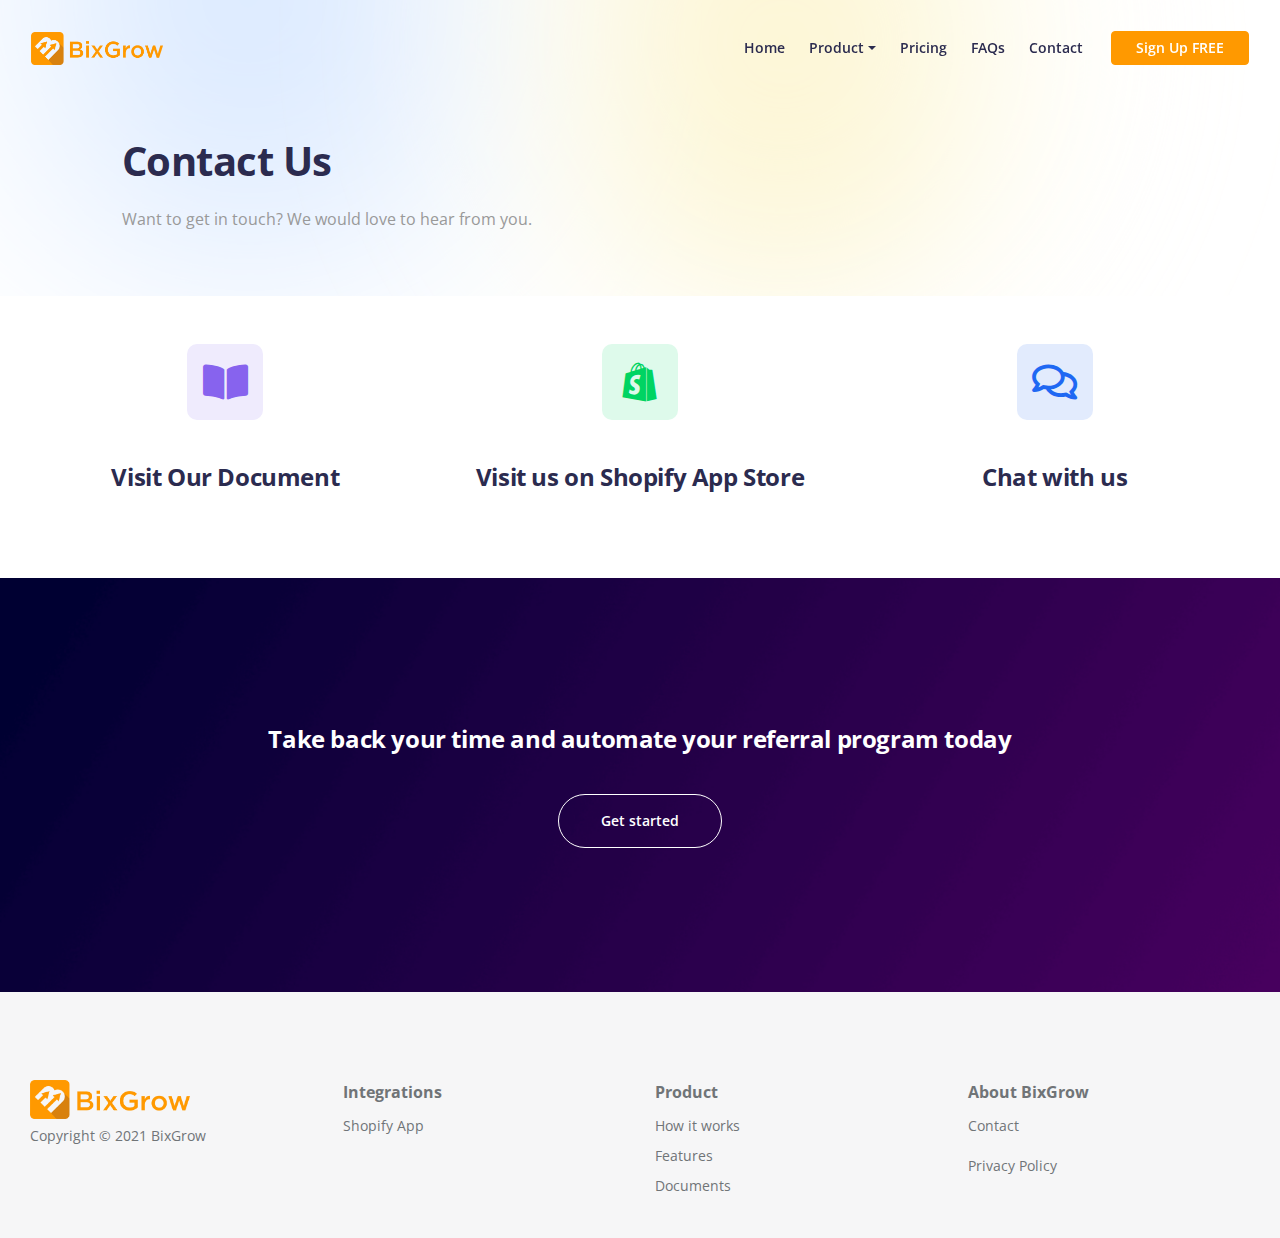
<file: contact.html>
<!DOCTYPE html>
<html lang="en">
<head>
    <meta charset="utf-8">
    <meta name="viewport" content="width=device-width, initial-scale=1, shrink-to-fit=no">
    
    <!-- SEO Meta Tags -->
    <meta name="description" content="Your description">
    <meta name="author" content="Your name">

    <!-- OG Meta Tags to improve the way the post looks when you share the page on Facebook, Twitter, LinkedIn -->
	<meta property="og:site_name" content="" /> <!-- website name -->
	<meta property="og:site" content="" /> <!-- website link -->
	<meta property="og:title" content=""/> <!-- title shown in the actual shared post -->
	<meta property="og:description" content="" /> <!-- description shown in the actual shared post -->
	<meta property="og:image" content="" /> <!-- image link, make sure it's jpg -->
	<meta property="og:url" content="" /> <!-- where do you want your post to link to -->
	<meta name="twitter:card" content="summary_large_image"> <!-- to have large image post format in Twitter -->

    <!-- Webpage Title -->
    <title>BixGrow Webpage</title>
    
    <!-- Styles -->
    <link rel="preconnect" href="https://fonts.gstatic.com">
    <link href="https://fonts.googleapis.com/css2?family=Open+Sans:ital,wght@0,400;0,600;0,700;1,400;1,600&display=swap" rel="stylesheet">
    <link href="css/bootstrap.css" rel="stylesheet">
    <link href="css/fontawesome-all.css" rel="stylesheet">
	<link href="fontawesome/css/all.css" rel="stylesheet">
    <link href="css/swiper.css" rel="stylesheet">
    <link href="css/magnific-popup.css" rel="stylesheet">
	<link href="css/styles.css" rel="stylesheet">
	<link href="css/contact.css" rel="stylesheet">
	<!-- Favicon  -->
    <link rel="icon" href="images/favicon.png">
</head>
<body data-spy="scroll" data-target=".fixed-top">
    
    <!-- Navigation -->
    <nav class="navbar navbar-expand-lg fixed-top navbar-light">
        <div class="container">
            
            <!-- Text Logo - Use this if you don't have a graphic logo -->
            <!-- <a class="navbar-brand logo-text page-scroll" href="index.html">Alfy</a> -->

            <!-- Image Logo -->
            <a class="navbar-brand logo-image" href="index.html"><img src="images/bixgrow-yellow.png" alt="alternative"></a> 

            <button class="navbar-toggler p-0 border-0" type="button" data-toggle="offcanvas">
                <span class="navbar-toggler-icon"></span>
            </button>

            <div class="navbar-collapse offcanvas-collapse" id="navbarsExampleDefault">
                <ul class="navbar-nav ml-auto">
                    <li class="nav-item">
                        <a class="nav-link page-scroll" href="index.html">Home <span class="sr-only">(current)</span></a>
                    </li>
                    <li class="nav-item dropdown">
                        <a class="nav-link dropdown-toggle" href="#" id="dropdown01" data-toggle="dropdown" aria-haspopup="true" aria-expanded="false">Product</a>
                        <div class="dropdown-menu" aria-labelledby="dropdown01">
                            <a class="dropdown-item page-scroll" href="how-it-works.html">How it works</a>
                            <div class="dropdown-divider"></div>
                            <a class="dropdown-item page-scroll" href="allfeatures.html">Features</a>
                        </div>
                    </li>
                    <li class="nav-item">
                        <a class="nav-link page-scroll" href="pricing.html">Pricing</a>
                    </li>
                    <li class="nav-item">
                        <a class="nav-link page-scroll bixgrow-faq-link">FAQs</a>
                    </li>
                    <li class="nav-item">
                        <a class="nav-link page-scroll" href="contact.html">Contact</a>
                    </li>
                </ul>
                <span class="nav-item">
                    <a class="btn-solid-sm page-scroll bixgrow-signup-link" >Sign Up FREE</a>
                </span>
            </div> <!-- end of navbar-collapse -->
        </div> <!-- end of container -->
    </nav> <!-- end of navbar -->
    <!-- end of navigation -->


    <header class="ex-header">
        <div class="container">
            <div class="row">
                <div class="col-xl-10 offset-xl-1">
                    <h1>Contact Us</h1>
                    <p class="agileinfo_para">Want to get in touch? We would love to hear from you.</p>
                </div> <!-- end of col -->
            </div> <!-- end of row -->
        </div> <!-- end of container -->
    </header> <!-- end of ex-header -->
    <!-- end of header -->

    <!-- Features -->
    <div id="features" class="cards-1">
        <div class="container">
            <div class="row">
                <!-- <div class="col-lg-12">
                    <h2 class="h2-heading">Ioniq CRM application is packed with <span>awesome features</span></h2>
                </div>  -->
            </div> <!-- end of row -->
            <div class="row">
                <div class="d-flex col-lg-12">
                    
                    <!-- Card -->
                    <div class="card col-lg-4">
                        <div class="card-icon open-bixgrow-doc">
                            <span class="fas fa-book-open "></span>
                        </div>
                        <div class="card-body">
                            <h4 class="card-title open-bixgrow-doc">Visit Our Document</h4>
                        </div>
                    </div>
                    <!-- end of card -->

                    <!-- Card -->
                    <div class="card col-lg-4">
                        <div class="card-icon green open-bixgrow-app">
                            <span class="fab fa-shopify"></span>
                        </div>
                        <div class="card-body">
                            <h4 class="card-title open-bixgrow-app">Visit us on Shopify App Store</h4>
                        </div>
                    </div>
                    <!-- end of card -->

                    <!-- Card -->
                    <div class="card col-lg-4">
                        <div class="card-icon blue open-bixgrow-chat">
                            <span class="far fa-comments"></span>
                        </div>
                        <div class="card-body">
                            <h4 class="card-title open-bixgrow-chat">Chat with us</h4>
                        </div>
                    </div>
                    <!-- end of card -->

                </div> <!-- end of col -->
            </div> <!-- end of row -->
        </div> <!-- end of container -->
    </div> <!-- end of cards-1 -->
    <!-- end of services -->

    <!-- Invitation -->
    <div class="basic-6">
        <div class="container">
            <div class="row">
                <div class="col-lg-12">
                    <h4>Take back your time and automate your referral program today</h4>
                    <a class="btn-outline-lg page-scroll bixgrow-signup-link">Get started</a>
                </div> <!-- end of col -->
            </div> <!-- end of row -->
        </div> <!-- end of container -->
    </div> <!-- end of basic-3 -->
    <!-- end of invitation -->

    <!-- Footer -->
    <div class="footer">
        <div class="container">
          <div class="row">
            <div class="col-lg-12 d-flex">
              <div class="col-lg-3">
                <a class="logo-image" href="index.html"
                  ><img
                    class="img-footer"
                    src="images/bixgrow-yellow.png"
                    alt="alternative"
                /></a>
                <p class="p-small">
                  Copyright © <a href="#your-link">2021 BixGrow</a>
                </p>
                <!-- <span class="fa-stack" style="margin-left: -5px">
                  <a href="#your-link">
                    <i class="fas fa-circle fa-stack-2x"></i>
                    <i class="fab fa-facebook-f fa-stack-1x"></i>
                  </a>
                </span>
                <span class="fa-stack">
                  <a href="#your-link">
                    <i class="fas fa-circle fa-stack-2x"></i>
                    <i class="fab fa-twitter fa-stack-1x"></i>
                  </a>
                </span>
                <span class="fa-stack">
                  <a href="#your-link">
                    <i class="fas fa-circle fa-stack-2x"></i>
                    <i class="fab fa-pinterest-p fa-stack-1x"></i>
                  </a>
                </span>
                <span class="fa-stack">
                  <a href="#your-link">
                    <i class="fas fa-circle fa-stack-2x"></i>
                    <i class="fab fa-instagram fa-stack-1x"></i>
                  </a>
                </span> -->
              </div>
              <div class="col-lg-3">
                <h6>Integrations</h6>
                <ul class="list-unstyled li-space-lg p-small">
                  <li><a class="bixgrow-signup-link" href="#">Shopify App</a></li>
                </ul>
              </div>
              <!-- end of footer-col -->
              <div class="col-lg-3">
                <h6>Product</h6>
                <ul class="list-unstyled li-space-lg p-small">
                  <li><a href="how-it-works.html">How it works</a></li>
                  <li><a href="allfeatures.html">Features</a></li>
                  <li><a class="page-scroll bixgrow-faq-link" href="#">Documents</a></li>
                </ul>
              </div>
              <!-- end of footer-col -->
              <div class="col-lg-3">
                <h6>About BixGrow</h6>
                <p class="p-small"><a href="contact.html">Contact</a></p>
                <p class="p-small"><a href="privacy.html">Privacy Policy</a></p>
              </div>
              <!-- end of footer-col -->
            </div>
            <!-- end of col -->
          </div>
          <!-- end of row -->
        </div>
        <!-- end of container -->
      </div>
      <!-- end of footer -->
      <!-- end of footer -->
    
    	
    <!-- Scripts -->
    <script src="js/jquery.min.js"></script> <!-- jQuery for Bootstrap's JavaScript plugins -->
    <script src="js/bootstrap.min.js"></script> <!-- Bootstrap framework -->
    <script src="js/jquery.easing.min.js"></script> <!-- jQuery Easing for smooth scrolling between anchors -->
    <script src="js/jquery.magnific-popup.js"></script> <!-- Magnific Popup for lightboxes -->
    <script src="js/swiper.min.js"></script> <!-- Swiper for image and text sliders -->
    <script src="js/scripts.js"></script> <!-- Custom scripts -->
    <script type = "text/javascript"> window.$crisp = []; window.CRISP_WEBSITE_ID = "dfa718e4-6ddf-45c3-8f9b-7a1ffb0d840b"; (function () {d = document; s = d.createElement ("script"); s.src =" https://client.crisp.chat/l.js "; s.async = 1; d.getElementsByTagName ("head") [0] .appendChild (s);}) ( ); </script>

</body>
</html>
</file>
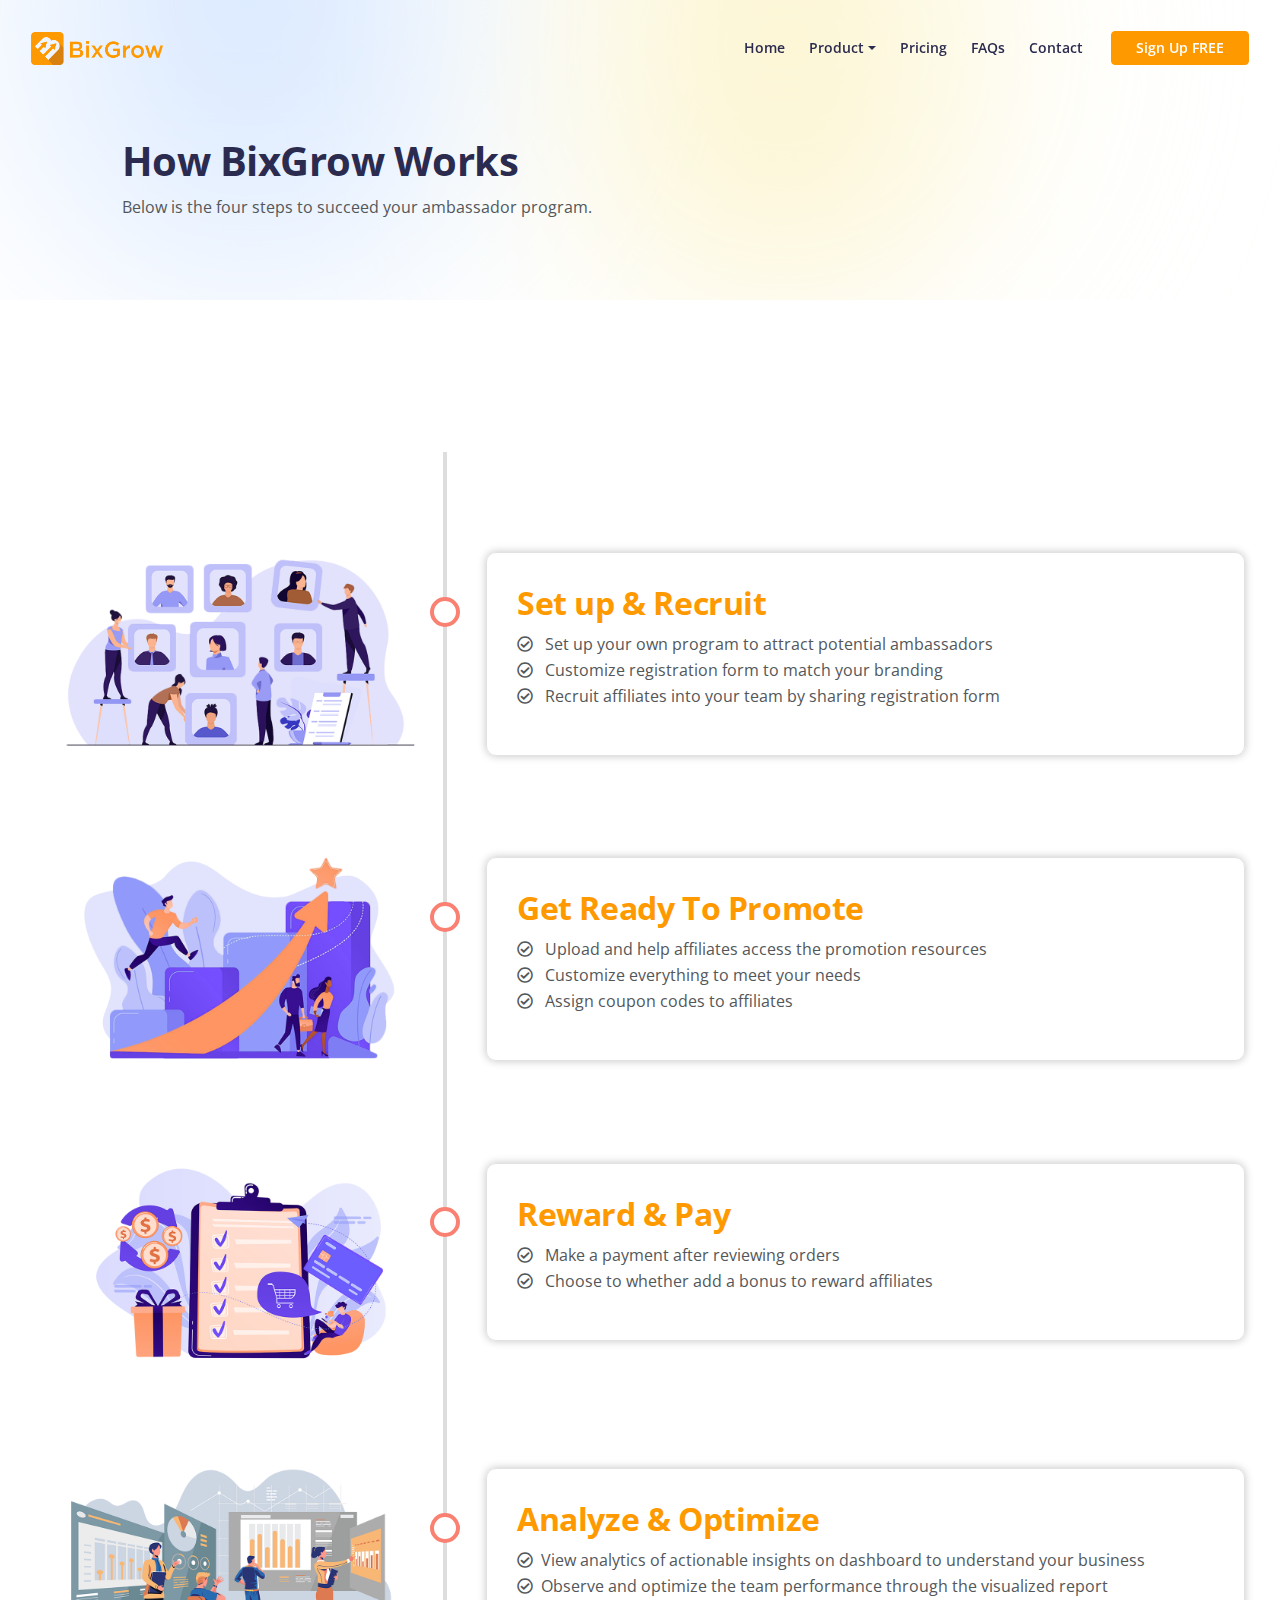
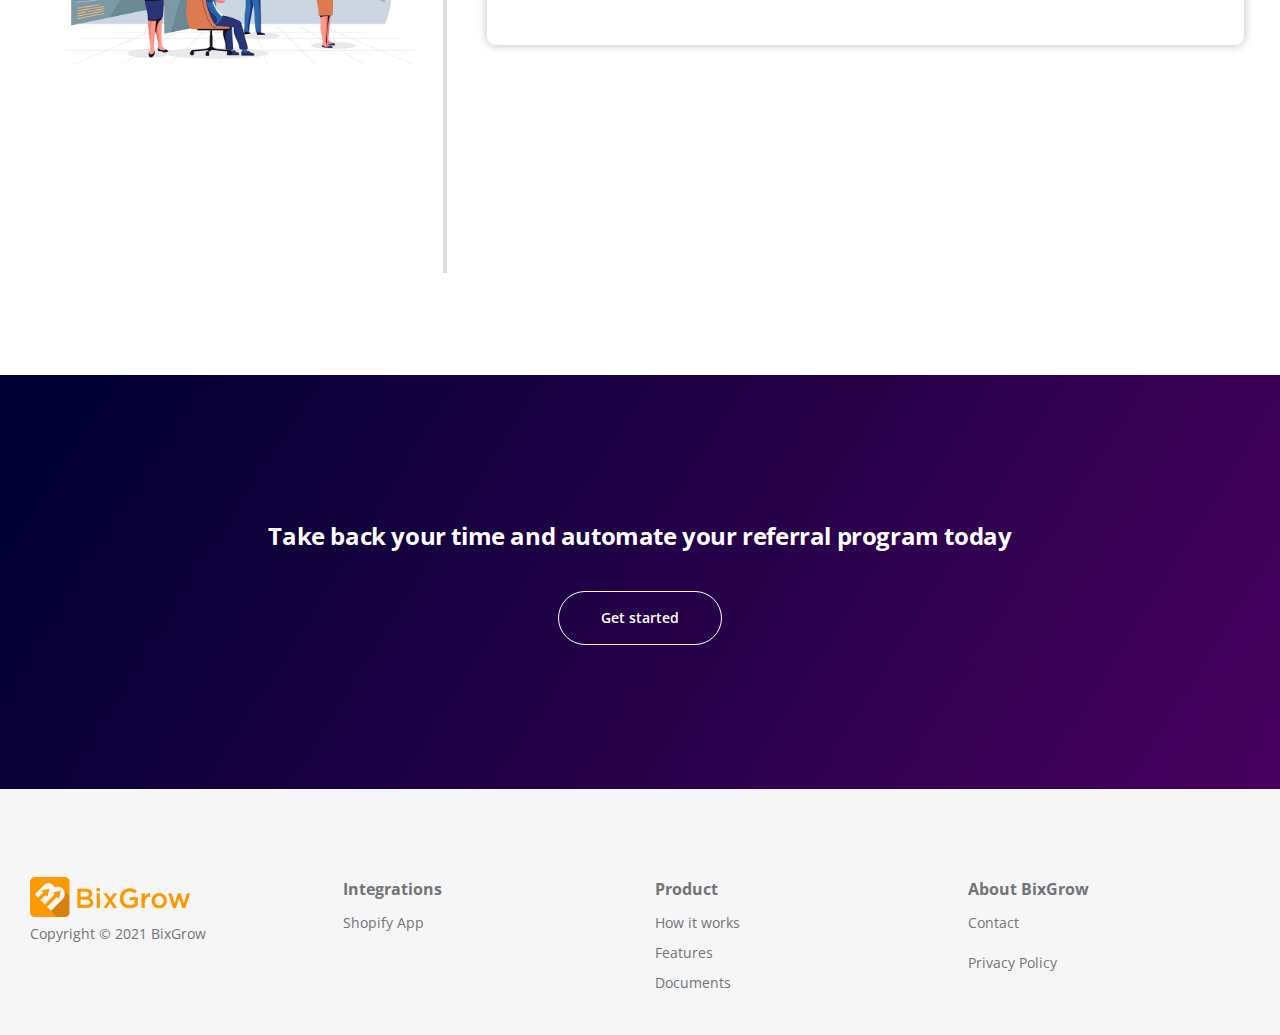
<file: how-it-works.html>
<!DOCTYPE html>
<html lang="en">
<head>
    <meta charset="utf-8">
    <meta name="viewport" content="width=device-width, initial-scale=1, shrink-to-fit=no">
    
    <!-- SEO Meta Tags -->
    <meta name="description" content="Your description">
    <meta name="author" content="Your name">

    <!-- OG Meta Tags to improve the way the post looks when you share the page on Facebook, Twitter, LinkedIn -->
	<meta property="og:site_name" content="" /> <!-- website name -->
	<meta property="og:site" content="" /> <!-- website link -->
	<meta property="og:title" content=""/> <!-- title shown in the actual shared post -->
	<meta property="og:description" content="" /> <!-- description shown in the actual shared post -->
	<meta property="og:image" content="" /> <!-- image link, make sure it's jpg -->
	<meta property="og:url" content="" /> <!-- where do you want your post to link to -->
	<meta name="twitter:card" content="summary_large_image"> <!-- to have large image post format in Twitter -->

    <!-- Webpage Title -->
    <title>BixGrow Webpage</title>
    
    <!-- Styles -->
    <link rel="preconnect" href="https://fonts.gstatic.com">
    <link href="https://fonts.googleapis.com/css2?family=Open+Sans:ital,wght@0,400;0,600;0,700;1,400;1,600&display=swap" rel="stylesheet">
    <link href="css/bootstrap.css" rel="stylesheet">
    <link href="css/fontawesome-all.css" rel="stylesheet">
	<link href="fontawesome/css/all.css" rel="stylesheet">
    <link href="css/swiper.css" rel="stylesheet">
    <link href="css/magnific-popup.css" rel="stylesheet">
	<link href="css/styles.css" rel="stylesheet">
	<link href="css/timeline.css" rel="stylesheet">
	<!-- Favicon  -->
    <link rel="icon" href="images/favicon.png">
</head>
<body data-spy="scroll" data-target=".fixed-top">
    
    <!-- Navigation -->
    <nav class="navbar navbar-expand-lg fixed-top navbar-light">
        <div class="container">
            <a class="navbar-brand logo-image" href="index.html"><img src="images/bixgrow-yellow.png" alt="alternative"></a> 

            <button class="navbar-toggler p-0 border-0" type="button" data-toggle="offcanvas">
                <span class="navbar-toggler-icon"></span>
            </button>

            <div class="navbar-collapse offcanvas-collapse" id="navbarsExampleDefault">
                <ul class="navbar-nav ml-auto">
                    <li class="nav-item">
                        <a class="nav-link page-scroll" href="index.html">Home <span class="sr-only">(current)</span></a>
                    </li>
                    <li class="nav-item dropdown">
                        <a class="nav-link dropdown-toggle" href="#" id="dropdown01" data-toggle="dropdown" aria-haspopup="true" aria-expanded="false">Product</a>
                        <div class="dropdown-menu" aria-labelledby="dropdown01">
                            <a class="dropdown-item page-scroll" href="how-it-works.html">How it works</a>
                            <div class="dropdown-divider"></div>
                            <a class="dropdown-item page-scroll" href="allfeatures.html">Features</a>
                        </div>
                    </li>
                    <li class="nav-item">
                        <a class="nav-link page-scroll" href="pricing.html">Pricing</a>
                    </li>
                    <li class="nav-item">
                        <a class="nav-link page-scroll bixgrow-faq-link">FAQs</a>
                    </li>
                    <li class="nav-item">
                        <a class="nav-link page-scroll" href="contact.html">Contact</a>
                    </li>
                </ul>
                <span class="nav-item">
                    <a class="btn-solid-sm page-scroll bixgrow-signup-link" >Sign Up FREE</a>
                </span>
            </div> <!-- end of navbar-collapse -->
        </div> <!-- end of container -->
    </nav>

    <header class="ex-header">
        <div class="container">
            <div class="row">
                <div class="col-xl-10 offset-xl-1">
                    <h1>How BixGrow Works</h1>
                    <p class="agileinfo_para">Below is the four steps to succeed your ambassador program.</p>
                </div> 
            </div> 
        </div> 
    </header> 

    <div class="basic-1">
        <div class="container">
            <div class="timeline">
                <div class="entry">
                  <div class="title">
                    <img class="img-footer" src="images/allfeatures-1.png" alt="alternative">
                  </div>
                  <div class="body">
                    <h2 class="underline">Set up & Recruit</h2>
                    <ul>
                        <li>
                            <i class="far fa-check-circle mr-2"></i>
                            Set up your own program to attract potential ambassadors
                        </li>
                        <li>
                            <i class="far fa-check-circle mr-2"></i>
                            Customize registration form to match your branding
                        </li>
                        <li>
                            <i class="far fa-check-circle mr-2"></i>
                            Recruit affiliates into your team by sharing registration form
                        </li>
                    </ul>
                  </div>
                </div>
                <div class="entry">
                  <div class="title">
                    <img class="img-footer" src="images/allfeatures-2.png" alt="alternative">
                  </div>
                  <div class="body">
                    <h2 class="underline">Get Ready To Promote</h2>
                    <ul>
                        <li>
                            <i class="far fa-check-circle mr-2"></i>
                            Upload and help affiliates access the promotion resources 
                        </li>
                        <li>
                            <i class="far fa-check-circle mr-2"></i>
                            Customize everything to meet your needs
                        </li>
                        <li>
                            <i class="far fa-check-circle mr-2"></i>
                            Assign coupon codes to affiliates
                        </li>
                    </ul>
                  </div>
                </div>
                <div class="entry">
                  <div class="title">
                    <img class="img-footer" src="images/allfeatures-3.png" alt="alternative">
                  </div>
                  <div class="body">
                    <h2 class="underline">Reward & Pay</h2>
                    <ul>
                        <li>
                            <i class="far fa-check-circle mr-2"></i>
                            Make a payment after reviewing orders
                        </li>
                        <li>
                            <i class="far fa-check-circle mr-2"></i>
                            Choose to whether add a bonus to reward affiliates
                        </li>
                    </ul>
                  </div>
                </div>
                <div class="entry">
                  <div class="title">
                    <img class="img-footer" src="images/allfeatures-4.png" alt="alternative">
                  </div>
                  <div class="body">
                    <h2 class="underline">Analyze & Optimize</h2>
                    <ul>
                        <li class="d-flex">
                        <i
                            class="far fa-check-circle mr-2"
                            style="padding-top: 5px"
                        ></i>
                        <div>
                        View analytics of actionable insights on dashboard to 
                        understand your business
                        </div>
                        </li>
                        <li class="d-flex">
                        <i
                            class="far fa-check-circle mr-2"
                            style="padding-top: 5px"
                        ></i>
                        <div>
                        Observe and optimize the team performance through the
                        visualized report
                        </div>
                        </li>
                    </ul>
                  </div>
                </div>
              
            </div>
        </div>
    </div>

    <!-- Invitation -->
    <div class="basic-6">
        <div class="container">
            <div class="row">
                <div class="col-lg-12">
                    <h4>Take back your time and automate your referral program today</h4>
                    <a class="btn-outline-lg page-scroll bixgrow-signup-link">Get started</a>
                </div> <!-- end of col -->
            </div> <!-- end of row -->
        </div> <!-- end of container -->
    </div> <!-- end of basic-3 -->
    <!-- end of invitation -->

    <!-- Footer -->
    <div class="footer">
        <div class="container">
          <div class="row">
            <div class="col-lg-12 d-flex">
              <div class="col-lg-3">
                <a class="logo-image" href="index.html"
                  ><img
                    class="img-footer"
                    src="images/bixgrow-yellow.png"
                    alt="alternative"
                /></a>
                <p class="p-small">
                  Copyright © <a href="#your-link">2021 BixGrow</a>
                </p>
                <!-- <span class="fa-stack" style="margin-left: -5px">
                  <a href="#your-link">
                    <i class="fas fa-circle fa-stack-2x"></i>
                    <i class="fab fa-facebook-f fa-stack-1x"></i>
                  </a>
                </span>
                <span class="fa-stack">
                  <a href="#your-link">
                    <i class="fas fa-circle fa-stack-2x"></i>
                    <i class="fab fa-twitter fa-stack-1x"></i>
                  </a>
                </span>
                <span class="fa-stack">
                  <a href="#your-link">
                    <i class="fas fa-circle fa-stack-2x"></i>
                    <i class="fab fa-pinterest-p fa-stack-1x"></i>
                  </a>
                </span>
                <span class="fa-stack">
                  <a href="#your-link">
                    <i class="fas fa-circle fa-stack-2x"></i>
                    <i class="fab fa-instagram fa-stack-1x"></i>
                  </a>
                </span> -->
              </div>
              <div class="col-lg-3">
                <h6>Integrations</h6>
                <ul class="list-unstyled li-space-lg p-small">
                  <li><a class="bixgrow-signup-link" href="#">Shopify App</a></li>
                </ul>
              </div>
              <!-- end of footer-col -->
              <div class="col-lg-3">
                <h6>Product</h6>
                <ul class="list-unstyled li-space-lg p-small">
                  <li><a href="how-it-works.html">How it works</a></li>
                  <li><a href="allfeatures.html">Features</a></li>
                  <li><a class="page-scroll bixgrow-faq-link" href="#">Documents</a></li>
                </ul>
              </div>
              <!-- end of footer-col -->
              <div class="col-lg-3">
                <h6>About BixGrow</h6>
                <p class="p-small"><a href="contact.html">Contact</a></p>
                <p class="p-small"><a href="privacy.html">Privacy Policy</a></p>
              </div>
              <!-- end of footer-col -->
            </div>
            <!-- end of col -->
          </div>
          <!-- end of row -->
        </div>
        <!-- end of container -->
      </div>
      <!-- end of footer -->
      <!-- end of footer -->
    
    	
    <!-- Scripts -->
    <script src="js/jquery.min.js"></script> <!-- jQuery for Bootstrap's JavaScript plugins -->
    <script src="js/bootstrap.min.js"></script> <!-- Bootstrap framework -->
    <script src="js/jquery.easing.min.js"></script> <!-- jQuery Easing for smooth scrolling between anchors -->
    <script src="js/jquery.magnific-popup.js"></script> <!-- Magnific Popup for lightboxes -->
    <script src="js/swiper.min.js"></script> <!-- Swiper for image and text sliders -->
    <script src="js/scripts.js"></script> <!-- Custom scripts -->
    <script type = "text/javascript"> window.$crisp = []; window.CRISP_WEBSITE_ID = "dfa718e4-6ddf-45c3-8f9b-7a1ffb0d840b"; (function () {d = document; s = d.createElement ("script"); s.src =" https://client.crisp.chat/l.js "; s.async = 1; d.getElementsByTagName ("head") [0] .appendChild (s);}) ( ); </script>

</body>
</html>
</file>
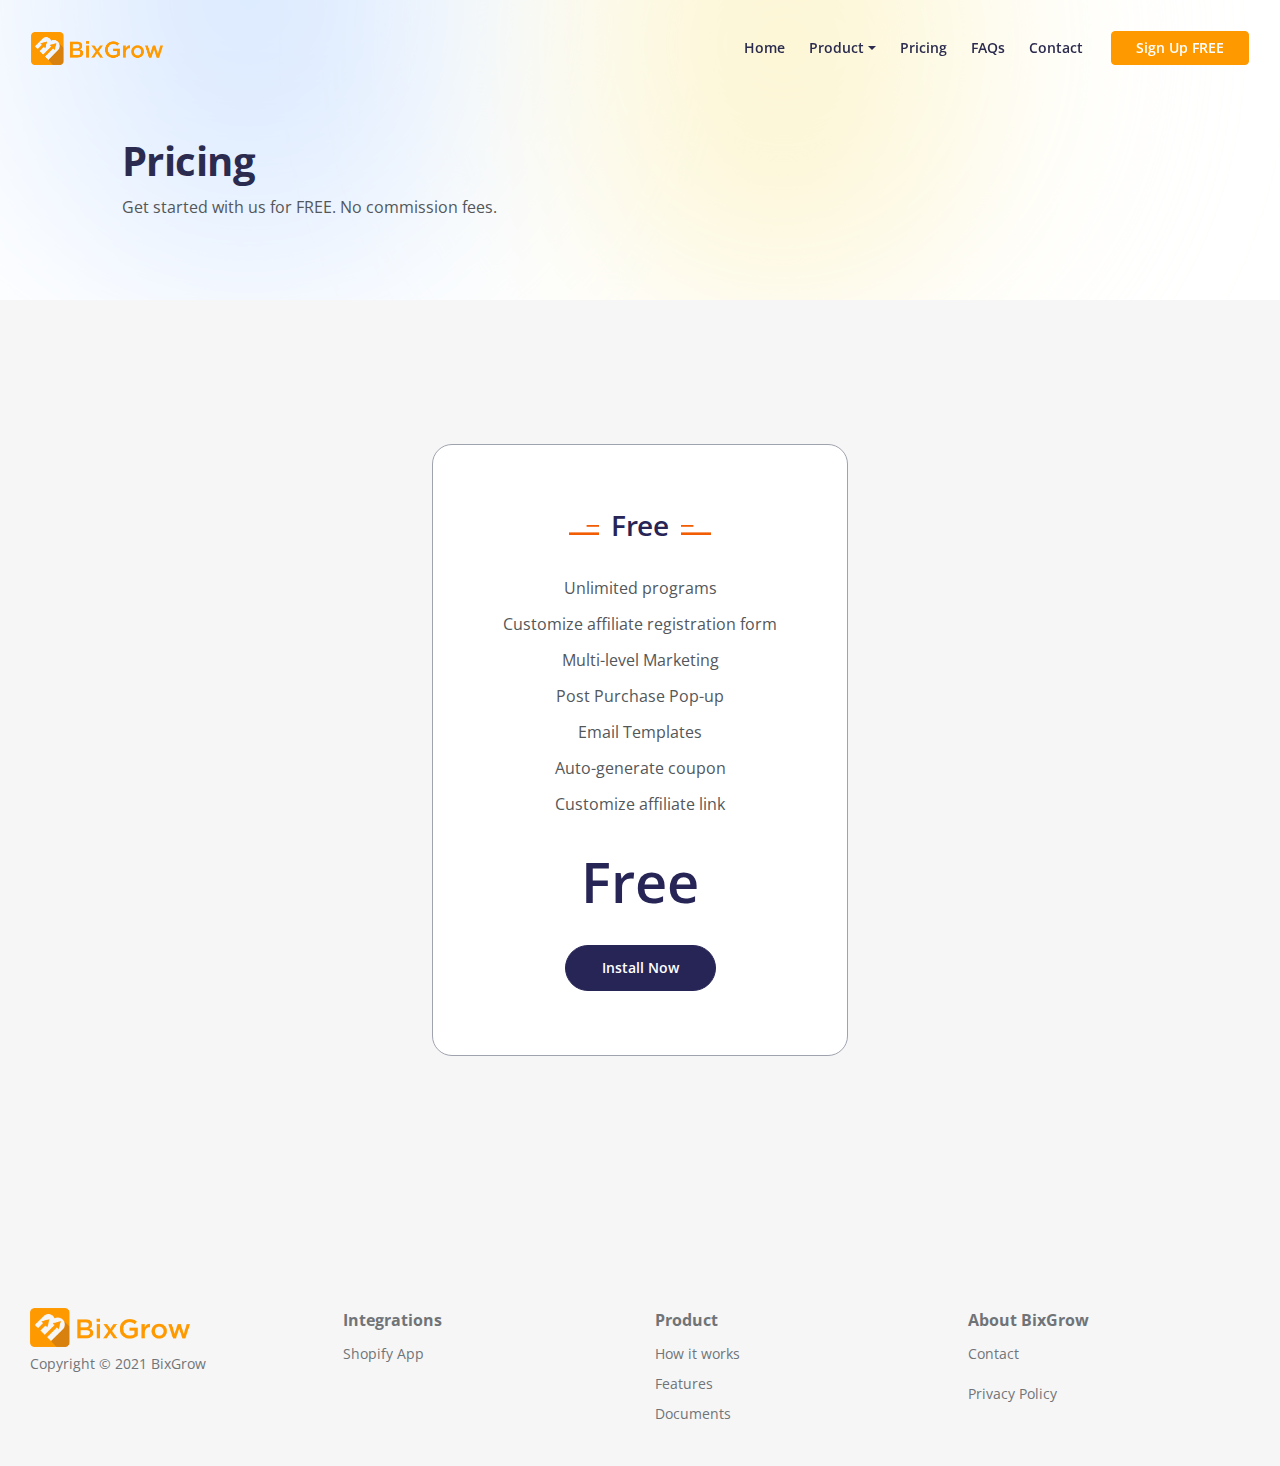
<file: pricing.html>
<!DOCTYPE html>
<html lang="en">

<head>
    <meta charset="utf-8">
    <meta name="viewport" content="width=device-width, initial-scale=1, shrink-to-fit=no">

    <!-- SEO Meta Tags -->
    <meta name="description" content="Your description">
    <meta name="author" content="Your name">

    <!-- OG Meta Tags to improve the way the post looks when you share the page on Facebook, Twitter, LinkedIn -->
    <meta property="og:site_name" content="" /> <!-- website name -->
    <meta property="og:site" content="" /> <!-- website link -->
    <meta property="og:title" content="" /> <!-- title shown in the actual shared post -->
    <meta property="og:description" content="" /> <!-- description shown in the actual shared post -->
    <meta property="og:image" content="" /> <!-- image link, make sure it's jpg -->
    <meta property="og:url" content="" /> <!-- where do you want your post to link to -->
    <meta name="twitter:card" content="summary_large_image"> <!-- to have large image post format in Twitter -->

    <!-- Webpage Title -->
    <title>BixGrow Webpage</title>

    <!-- Styles -->
    <link rel="preconnect" href="https://fonts.gstatic.com">
    <link href="https://fonts.googleapis.com/css2?family=Open+Sans:ital,wght@0,400;0,600;0,700;1,400;1,600&display=swap"
        rel="stylesheet">
    <link href="css/bootstrap.css" rel="stylesheet">
    <link href="css/fontawesome-all.css" rel="stylesheet">
    <link href="fontawesome/css/all.css" rel="stylesheet">
    <link href="css/swiper.css" rel="stylesheet">
    <link href="css/magnific-popup.css" rel="stylesheet">
    <link href="css/styles.css" rel="stylesheet">
    <link href="css/pricing.css" rel="stylesheet">
    <!-- Favicon  -->
    <link rel="icon" href="images/favicon.png">
</head>

<body data-spy="scroll" data-target=".fixed-top">
    <nav class="navbar navbar-expand-lg fixed-top navbar-light">
        <div class="container">
            <a class="navbar-brand logo-image" href="index.html"><img src="images/bixgrow-yellow.png"
                    alt="alternative"></a>

            <button class="navbar-toggler p-0 border-0" type="button" data-toggle="offcanvas">
                <span class="navbar-toggler-icon"></span>
            </button>

            <div class="navbar-collapse offcanvas-collapse" id="navbarsExampleDefault">
                <ul class="navbar-nav ml-auto">
                    <li class="nav-item">
                        <a class="nav-link page-scroll" href="index.html">Home <span
                                class="sr-only">(current)</span></a>
                    </li>
                    <li class="nav-item dropdown">
                        <a class="nav-link dropdown-toggle" href="#" id="dropdown01" data-toggle="dropdown"
                            aria-haspopup="true" aria-expanded="false">Product</a>
                        <div class="dropdown-menu" aria-labelledby="dropdown01">
                            <a class="dropdown-item page-scroll" href="how-it-works.html">How it works</a>
                            <div class="dropdown-divider"></div>
                            <a class="dropdown-item page-scroll" href="allfeatures.html">Features</a>
                        </div>
                    </li>
                    <li class="nav-item">
                        <a class="nav-link page-scroll" href="#features">Pricing</a>
                    </li>
                    <li class="nav-item">
                        <a class="nav-link page-scroll bixgrow-faq-link">FAQs</a>
                    </li>
                    <li class="nav-item">
                        <a class="nav-link page-scroll" href="contact.html">Contact</a>
                    </li>
                </ul>
                <span class="nav-item">
                    <a class="btn-solid-sm page-scroll bixgrow-signup-link">Sign Up FREE</a>
                </span>
            </div>
        </div>
    </nav>

    <header class="ex-header">
        <div class="container">
            <div class="row">
                <div class="col-xl-10 offset-xl-1">
                    <h1>Pricing</h1>
                    <p class="agileinfo_para">Get started with us for FREE. No commission fees.</p>
                </div>
            </div>
        </div>
    </header>

    <div id="pricing" class="cards-2 bg-gray">
        <div class="container">
            <div class="row">
                <div class="col-lg-12 d-flex justify-content-center">
                    <div class="card col-lg-4">
                        <div class="card-body">
                            <div class="card-title">
                                <img class="decoration-lines" src="images/decoration-lines.svg"
                                    alt="alternative"><span>Free</span><img class="decoration-lines flipped"
                                    src="images/decoration-lines.svg" alt="alternative">
                            </div>
                            <ul class="list-unstyled li-space-lg">
                                <li>Unlimited programs</li>
                                <li>Customize affiliate registration form</li>
                                <li>Multi-level Marketing</li>
                                <li>Post Purchase Pop-up</li>
                                <li>Email Templates</li>
                                <li>Auto-generate coupon</li>
                                <li>Customize affiliate link</li>
                            </ul>
                            <div class="price">Free</div>
                            <a href="sign-up.html" class="btn-solid-reg">Install Now</a>
                        </div>
                    </div>


                </div>
            </div>
        </div>
    </div>

    <!-- Footer -->
    <div class="footer">
        <div class="container">
          <div class="row">
            <div class="col-lg-12 d-flex">
              <div class="col-lg-3">
                <a class="logo-image" href="index.html"
                  ><img
                    class="img-footer"
                    src="images/bixgrow-yellow.png"
                    alt="alternative"
                /></a>
                <p class="p-small">
                  Copyright © <a href="#your-link">2021 BixGrow</a>
                </p>
                <!-- <span class="fa-stack" style="margin-left: -5px">
                  <a href="#your-link">
                    <i class="fas fa-circle fa-stack-2x"></i>
                    <i class="fab fa-facebook-f fa-stack-1x"></i>
                  </a>
                </span>
                <span class="fa-stack">
                  <a href="#your-link">
                    <i class="fas fa-circle fa-stack-2x"></i>
                    <i class="fab fa-twitter fa-stack-1x"></i>
                  </a>
                </span>
                <span class="fa-stack">
                  <a href="#your-link">
                    <i class="fas fa-circle fa-stack-2x"></i>
                    <i class="fab fa-pinterest-p fa-stack-1x"></i>
                  </a>
                </span>
                <span class="fa-stack">
                  <a href="#your-link">
                    <i class="fas fa-circle fa-stack-2x"></i>
                    <i class="fab fa-instagram fa-stack-1x"></i>
                  </a>
                </span> -->
              </div>
              <div class="col-lg-3">
                <h6>Integrations</h6>
                <ul class="list-unstyled li-space-lg p-small">
                  <li><a class="bixgrow-signup-link" href="#">Shopify App</a></li>
                </ul>
              </div>
              <!-- end of footer-col -->
              <div class="col-lg-3">
                <h6>Product</h6>
                <ul class="list-unstyled li-space-lg p-small">
                  <li><a href="how-it-works.html">How it works</a></li>
                  <li><a href="allfeatures.html">Features</a></li>
                  <li><a class="page-scroll bixgrow-faq-link" href="#">Documents</a></li>
                </ul>
              </div>
              <!-- end of footer-col -->
              <div class="col-lg-3">
                <h6>About BixGrow</h6>
                <p class="p-small"><a href="contact.html">Contact</a></p>
                <p class="p-small"><a href="privacy.html">Privacy Policy</a></p>
              </div>
              <!-- end of footer-col -->
            </div>
            <!-- end of col -->
          </div>
          <!-- end of row -->
        </div>
        <!-- end of container -->
      </div>
      <!-- end of footer -->
      <!-- end of footer -->


        <!-- Scripts -->
        <script src="js/jquery.min.js"></script> <!-- jQuery for Bootstrap's JavaScript plugins -->
        <script src="js/bootstrap.min.js"></script> <!-- Bootstrap framework -->
        <script src="js/jquery.easing.min.js"></script> <!-- jQuery Easing for smooth scrolling between anchors -->
        <script src="js/jquery.magnific-popup.js"></script> <!-- Magnific Popup for lightboxes -->
        <script src="js/swiper.min.js"></script> <!-- Swiper for image and text sliders -->
        <script src="js/scripts.js"></script> <!-- Custom scripts -->
    <script type = "text/javascript"> window.$crisp = []; window.CRISP_WEBSITE_ID = "dfa718e4-6ddf-45c3-8f9b-7a1ffb0d840b"; (function () {d = document; s = d.createElement ("script"); s.src =" https://client.crisp.chat/l.js "; s.async = 1; d.getElementsByTagName ("head") [0] .appendChild (s);}) ( ); </script>

</body>

</html>
</file>
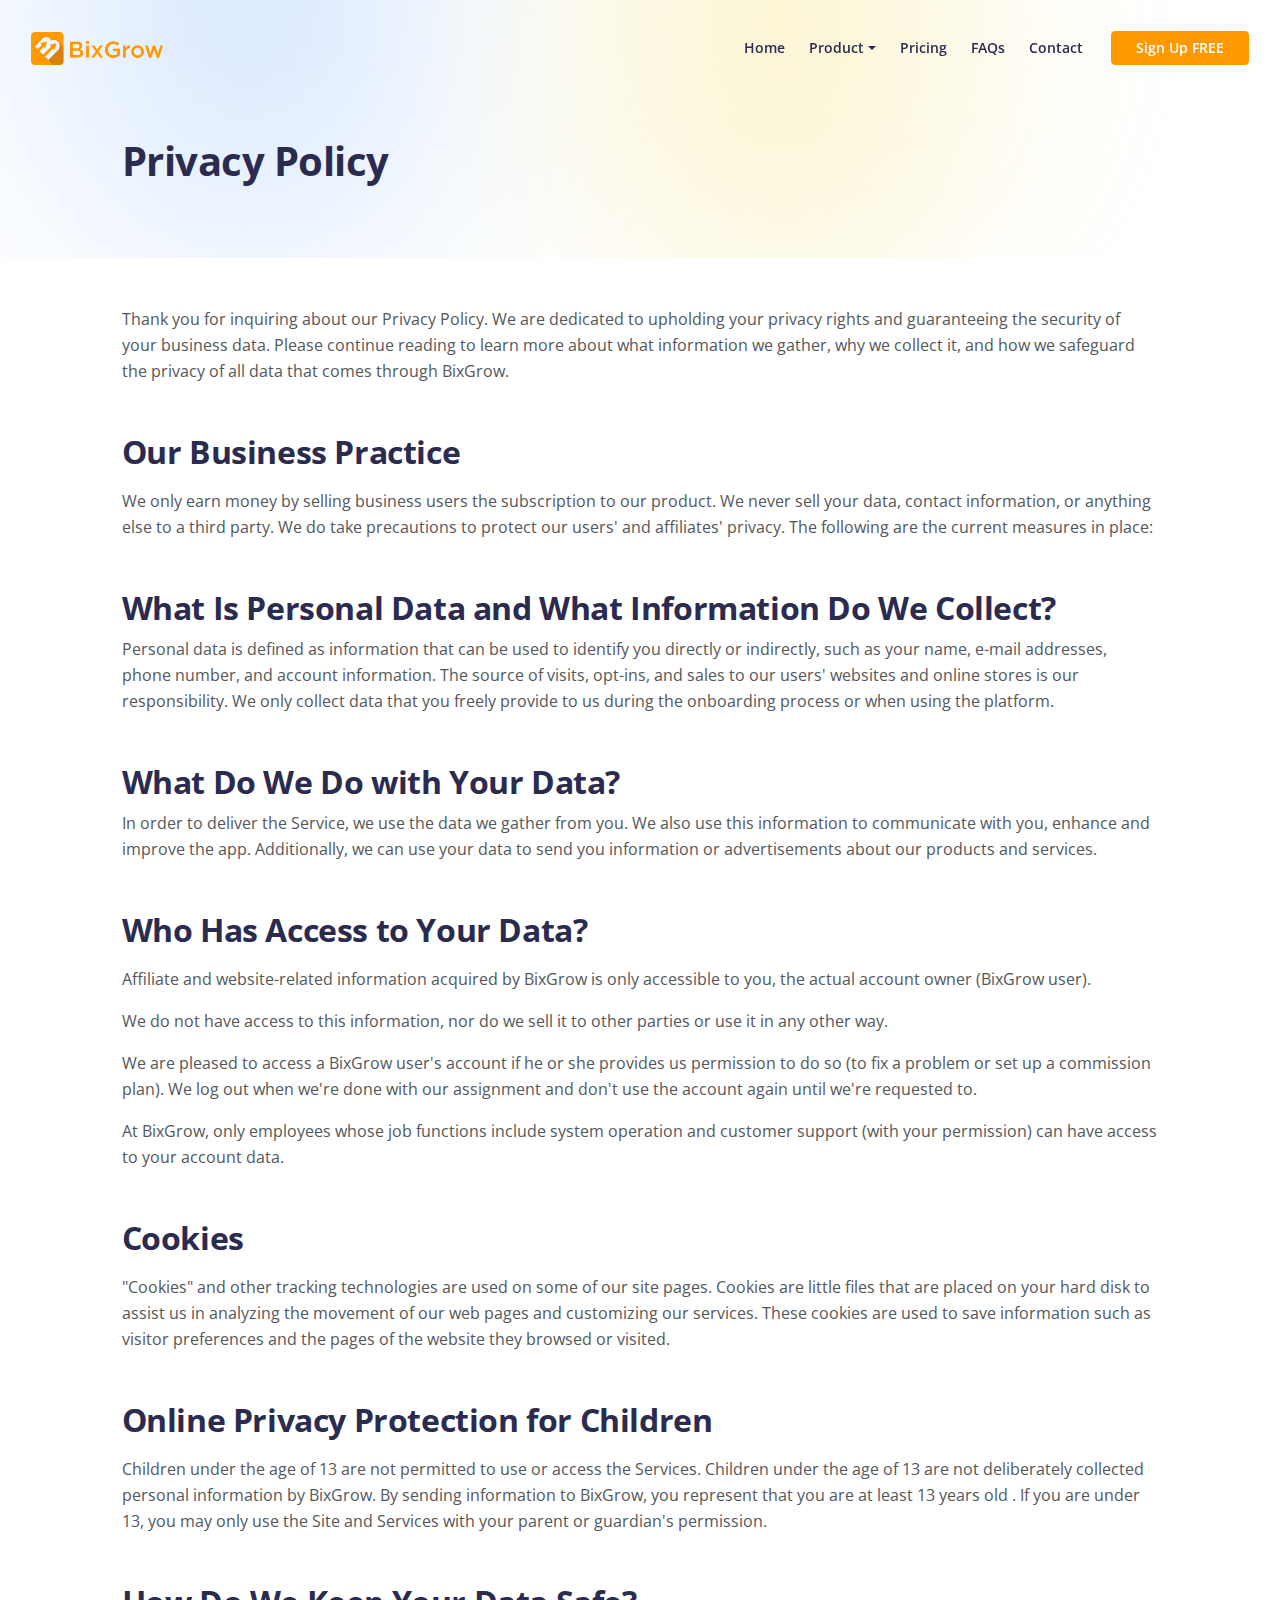
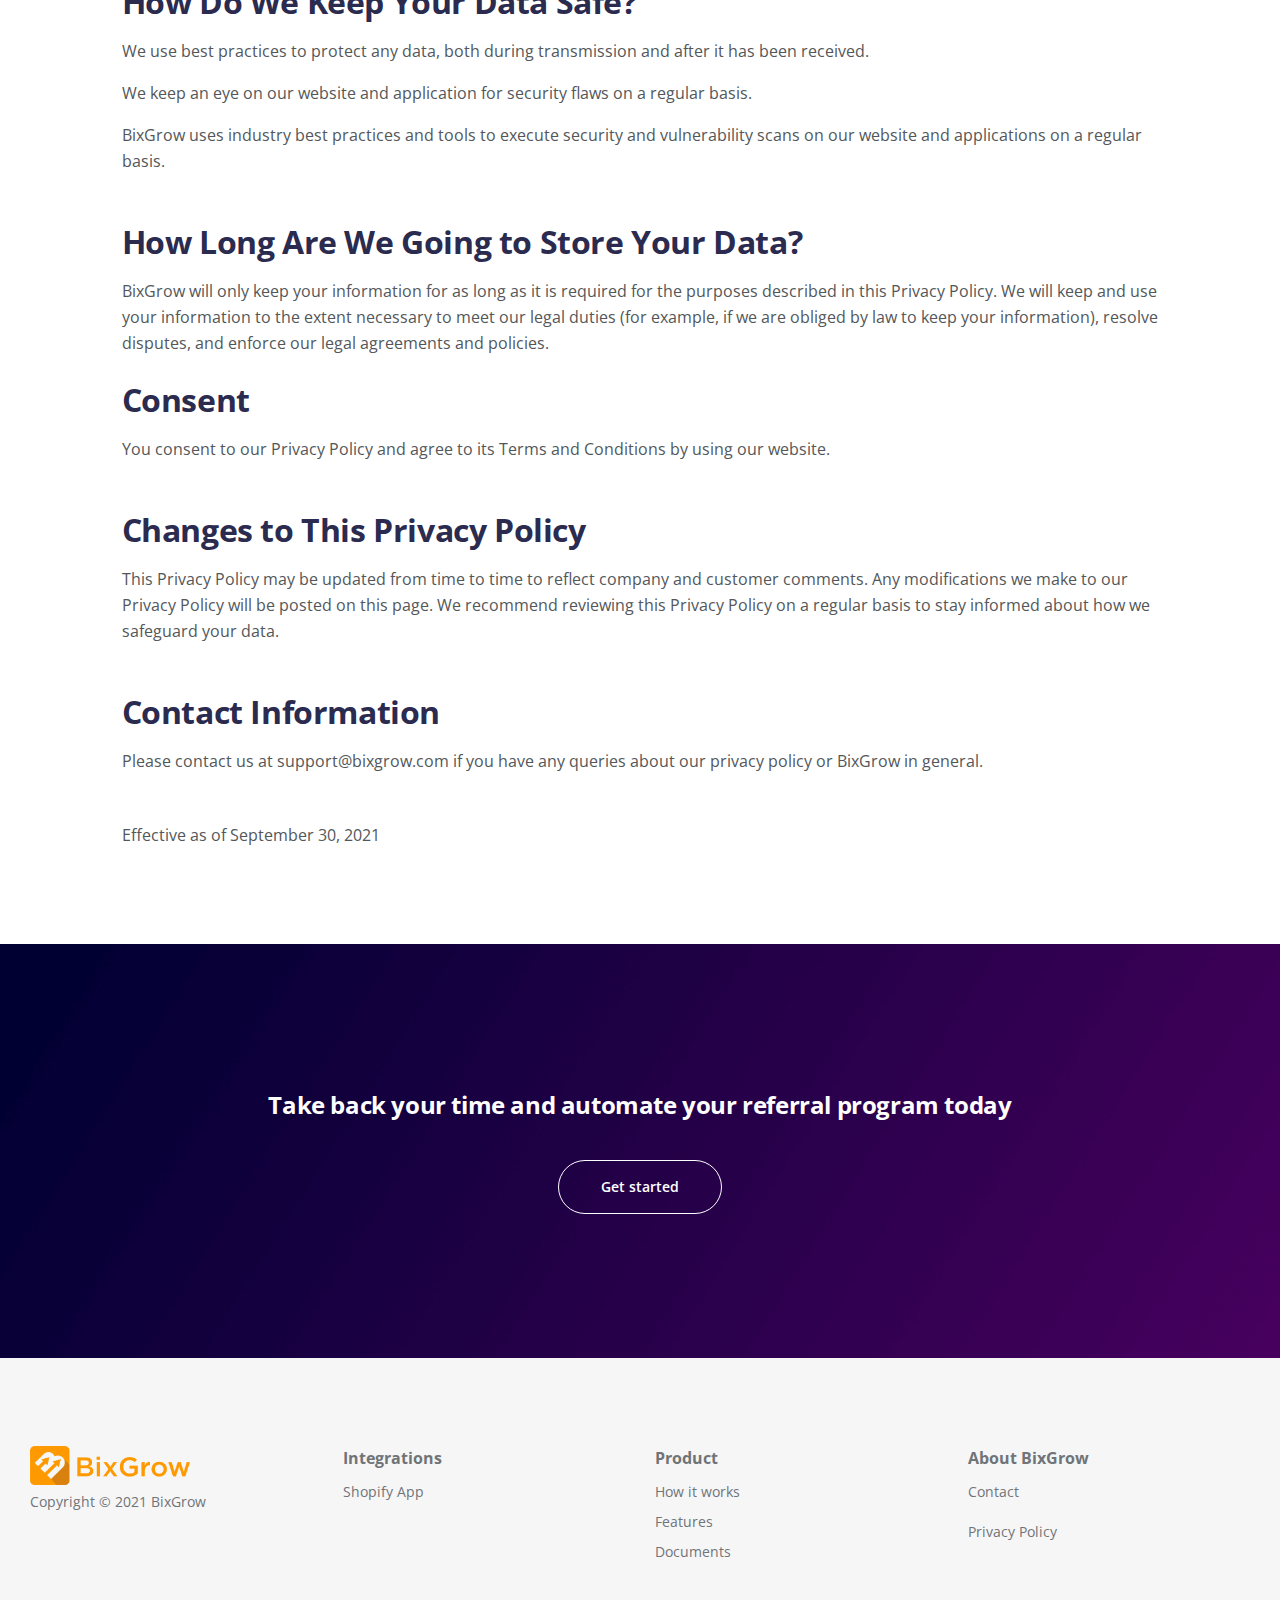
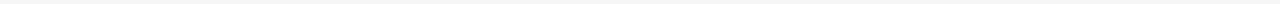
<file: privacy.html>
<!DOCTYPE html>
<html lang="en">
<head>
    <meta charset="utf-8">
    <meta name="viewport" content="width=device-width, initial-scale=1, shrink-to-fit=no">
    
    <!-- SEO Meta Tags -->
    <meta name="description" content="Your description">
    <meta name="author" content="Your name">

    <!-- OG Meta Tags to improve the way the post looks when you share the page on Facebook, Twitter, LinkedIn -->
	<meta property="og:site_name" content="" /> <!-- website name -->
	<meta property="og:site" content="" /> <!-- website link -->
	<meta property="og:title" content=""/> <!-- title shown in the actual shared post -->
	<meta property="og:description" content="" /> <!-- description shown in the actual shared post -->
	<meta property="og:image" content="" /> <!-- image link, make sure it's jpg -->
	<meta property="og:url" content="" /> <!-- where do you want your post to link to -->
	<meta name="twitter:card" content="summary_large_image"> <!-- to have large image post format in Twitter -->

    <!-- Webpage Title -->
    <title>Privacy Policy - Alfy</title>
    
    <!-- Styles -->
    <link rel="preconnect" href="https://fonts.gstatic.com">
    <link href="https://fonts.googleapis.com/css2?family=Open+Sans:ital,wght@0,400;0,600;0,700;1,400;1,600&display=swap" rel="stylesheet">
    <link href="css/bootstrap.css" rel="stylesheet">
    <link href="css/fontawesome-all.css" rel="stylesheet">
    <link href="css/swiper.css" rel="stylesheet">
	<link href="css/magnific-popup.css" rel="stylesheet">
	<link href="css/styles.css" rel="stylesheet">
	
	<!-- Favicon  -->
    <link rel="icon" href="images/favicon.png">
</head>
<body data-spy="scroll" data-target=".fixed-top">
    
    <!-- Navigation -->
    <nav class="navbar navbar-expand-lg fixed-top navbar-light">
        <div class="container">
            
            <!-- Text Logo - Use this if you don't have a graphic logo -->
            <!-- <a class="navbar-brand logo-text page-scroll" href="index.html">Alfy</a> -->

            <!-- Image Logo -->
            <a class="navbar-brand logo-image" href="index.html"><img src="images/bixgrow-yellow.png" alt="alternative"></a> 

            <button class="navbar-toggler p-0 border-0" type="button" data-toggle="offcanvas">
                <span class="navbar-toggler-icon"></span>
            </button>

            <div class="navbar-collapse offcanvas-collapse" id="navbarsExampleDefault">
                <ul class="navbar-nav ml-auto">
                    <li class="nav-item">
                        <a class="nav-link page-scroll" href="index.html">Home <span class="sr-only">(current)</span></a>
                    </li>
                    <li class="nav-item dropdown">
                        <a class="nav-link dropdown-toggle" href="#" id="dropdown01" data-toggle="dropdown" aria-haspopup="true" aria-expanded="false">Product</a>
                        <div class="dropdown-menu" aria-labelledby="dropdown01">
                            <a class="dropdown-item page-scroll" href="how-it-works.html">How it works</a>
                            <div class="dropdown-divider"></div>
                            <a class="dropdown-item page-scroll" href="allfeatures.html">Features</a>
                        </div>
                    </li>
                    <li class="nav-item">
                        <a class="nav-link page-scroll" href="pricing.html">Pricing</a>
                    </li>
                    <li class="nav-item">
                        <a class="nav-link page-scroll bixgrow-faq-link">FAQs</a>
                    </li>
                    <li class="nav-item">
                        <a class="nav-link page-scroll" href="contact.html">Contact</a>
                    </li>
                </ul>
                <span class="nav-item">
                    <a class="btn-solid-sm page-scroll" href="index.html">Sign Up FREE</a>
                </span>
            </div> <!-- end of navbar-collapse -->
        </div> <!-- end of container -->
    </nav> <!-- end of navbar -->
    <!-- end of navigation -->


    <!-- Header -->
    <header class="ex-header">
        <div class="container">
            <div class="row">
                <div class="col-xl-10 offset-xl-1">
                    <h1>Privacy Policy</h1>
                </div> <!-- end of col -->
            </div> <!-- end of row -->
        </div> <!-- end of container -->
    </header> <!-- end of ex-header -->
    <!-- end of header -->


    <!-- Basic -->
    <div class="ex-basic-1 pt-5 pb-5">
        <div class="container">
            <div class="row">
                <div class="col-xl-10 offset-xl-1">
                    <p class="mb-5">Thank you for inquiring about our Privacy Policy. We are dedicated to upholding your privacy rights and guaranteeing the security of your business data. Please continue reading to learn more about what information we gather, why we collect it, and how we safeguard the privacy of all data that comes through BixGrow.</p>
                    <h2 class="mt-5 mb-3">Our Business Practice</h2>
                    <p class="mb-5">We only earn money by selling business users the subscription to our product. We never sell your data, contact information, or anything else to a third party. We do take precautions to protect our users' and affiliates' privacy. The following are the current measures in place:</p>
                    <h2>What Is Personal Data and What Information Do We Collect? </h2>
                    <p class="mb-5">Personal data is defined as information that can be used to identify you directly or indirectly, such as your name, e-mail addresses, phone number, and account information. The source of visits, opt-ins, and sales to our users' websites and online stores is our responsibility. We only collect data that you freely provide to us during the onboarding process or when using the platform.</p>
                    <h2>What Do We Do with Your Data?</h2>
                    <p class="mb-5">In order to deliver the Service, we use the data we gather from you. We also use this information to communicate with you, enhance and improve the app. Additionally, we can use your data to send you information or advertisements about our products and services.</p>
                    
                    <h2 class="mb-3">Who Has Access to Your Data?</h2>
                    <p>Affiliate and website-related information acquired by BixGrow is only accessible to you, the actual account owner (BixGrow user).</p>
                    <p class="mb-3">We do not have access to this information, nor do we sell it to other parties or use it in any other way.</p>
                    <p class="mb-3">We are pleased to access a BixGrow user's account if he or she provides us permission to do so (to fix a problem or set up a commission plan). We log out when we're done with our assignment and don't use the account again until we're requested to.</p>
                    <p class="mb-5">At BixGrow, only employees whose job functions include system operation and customer support (with your permission) can have access to your account data.</p>
                    
                    <h2 class="mb-3">Cookies</h2>
                    <p class="mb-5">"Cookies" and other tracking technologies are used on some of our site pages. Cookies are little files that are placed on your hard disk to assist us in analyzing the movement of our web pages and customizing our services. These cookies are used to save information such as visitor preferences and the pages of the website they browsed or visited.</p>
                    
                    <h2 class="mb-3">Online Privacy Protection for Children</h2>
                    <p class="mb-5">Children under the age of 13 are not permitted to use or access the Services. Children under the age of 13 are not deliberately collected personal information by BixGrow. By sending information to BixGrow, you represent that you are at least 13 years old . If you are under 13, you may only use the Site and Services with your parent or guardian's permission.</p>
                    
                    <h2 class="mb-3">How Do We Keep Your Data Safe?</h2>
                    <p class="mb-3">We use best practices to protect any data, both during transmission and after it has been received.</p>
                    <p class="mb-3">We keep an eye on our website and application for security flaws on a regular basis.</p>
                    <p class="mb-5">BixGrow uses industry best practices and tools to execute security and vulnerability scans on our website and applications on a regular basis.</p>
                    
                    <h2 class="mb-3">How Long Are We Going to Store Your Data?</h2>
                    <p class="mb-4">BixGrow will only keep your information for as long as it is required for the purposes described in this Privacy Policy. We will keep and use your information to the extent necessary to meet our legal duties (for example, if we are obliged by law to keep your information), resolve disputes, and enforce our legal agreements and policies.</p>
                
                    <h2 class="mb-3">Consent</h2>
                    <p class="mb-5">You consent to our Privacy Policy and agree to its Terms and Conditions by using our website.</p>

                    <h2 class="mb-3">Changes to This Privacy Policy</h2>
                    <p class="mb-5">This Privacy Policy may be updated from time to time to reflect company and customer comments. Any modifications we make to our Privacy Policy will be posted on this page. We recommend reviewing this Privacy Policy on a regular basis to stay informed about how we safeguard your data.</p>
                    
                    <h2 class="mb-3">Contact Information</h2>
                    <p class="mb-5">Please contact us at support@bixgrow.com if you have any queries about our privacy policy or BixGrow in general.</p>
                    <p class="mb-5">Effective as of September 30, 2021</p>
                </div> <!-- end of col -->
            </div> <!-- end of row -->
        </div> <!-- end of container -->
    </div> <!-- end of ex-basic-1 -->
    <!-- end of basic -->

    <!-- Invitation -->
    <div class="basic-6">
        <div class="container">
            <div class="row">
                <div class="col-lg-12">
                    <h4>Take back your time and automate your referral program today</h4>
                    <a class="btn-outline-lg page-scroll bixgrow-signup-link">Get started</a>
                </div> <!-- end of col -->
            </div> <!-- end of row -->
        </div> <!-- end of container -->
    </div> <!-- end of basic-3 -->
    <!-- end of invitation -->

    <!-- Footer -->
    <div class="footer">
        <div class="container">
          <div class="row">
            <div class="col-lg-12 d-flex">
              <div class="col-lg-3">
                <a class="logo-image" href="index.html"
                  ><img
                    class="img-footer"
                    src="images/bixgrow-yellow.png"
                    alt="alternative"
                /></a>
                <p class="p-small">
                  Copyright © <a href="#your-link">2021 BixGrow</a>
                </p>
                <!-- <span class="fa-stack" style="margin-left: -5px">
                  <a href="#your-link">
                    <i class="fas fa-circle fa-stack-2x"></i>
                    <i class="fab fa-facebook-f fa-stack-1x"></i>
                  </a>
                </span>
                <span class="fa-stack">
                  <a href="#your-link">
                    <i class="fas fa-circle fa-stack-2x"></i>
                    <i class="fab fa-twitter fa-stack-1x"></i>
                  </a>
                </span>
                <span class="fa-stack">
                  <a href="#your-link">
                    <i class="fas fa-circle fa-stack-2x"></i>
                    <i class="fab fa-pinterest-p fa-stack-1x"></i>
                  </a>
                </span>
                <span class="fa-stack">
                  <a href="#your-link">
                    <i class="fas fa-circle fa-stack-2x"></i>
                    <i class="fab fa-instagram fa-stack-1x"></i>
                  </a>
                </span> -->
              </div>
              <div class="col-lg-3">
                <h6>Integrations</h6>
                <ul class="list-unstyled li-space-lg p-small">
                  <li><a class="bixgrow-signup-link" href="#">Shopify App</a></li>
                </ul>
              </div>
              <!-- end of footer-col -->
              <div class="col-lg-3">
                <h6>Product</h6>
                <ul class="list-unstyled li-space-lg p-small">
                  <li><a href="how-it-works.html">How it works</a></li>
                  <li><a href="allfeatures.html">Features</a></li>
                  <li><a class="page-scroll bixgrow-faq-link" href="#">Documents</a></li>
                </ul>
              </div>
              <!-- end of footer-col -->
              <div class="col-lg-3">
                <h6>About BixGrow</h6>
                <p class="p-small"><a href="contact.html">Contact</a></p>
                <p class="p-small"><a href="privacy.html">Privacy Policy</a></p>
              </div>
              <!-- end of footer-col -->
            </div>
            <!-- end of col -->
          </div>
          <!-- end of row -->
        </div>
        <!-- end of container -->
      </div>
      <!-- end of footer -->
      <!-- end of footer -->
    
    	
    <!-- Scripts -->
    <script src="js/jquery.min.js"></script> <!-- jQuery for Bootstrap's JavaScript plugins -->
    <script src="js/bootstrap.min.js"></script> <!-- Bootstrap framework -->
    <script src="js/jquery.easing.min.js"></script> <!-- jQuery Easing for smooth scrolling between anchors -->
    <script src="js/jquery.magnific-popup.js"></script> <!-- Magnific Popup for lightboxes -->
    <script src="js/swiper.min.js"></script> <!-- Swiper for image and text sliders -->
    <script src="js/scripts.js"></script> <!-- Custom scripts -->
    <script type = "text/javascript"> window.$crisp = []; window.CRISP_WEBSITE_ID = "dfa718e4-6ddf-45c3-8f9b-7a1ffb0d840b"; (function () {d = document; s = d.createElement ("script"); s.src =" https://client.crisp.chat/l.js "; s.async = 1; d.getElementsByTagName ("head") [0] .appendChild (s);}) ( ); </script>

</body>
</html>
</file>
<file: css/styles.css>
/* Description: Master CSS file */

/*****************************************
Table Of Contents:
- General Styles
- Navigation
- Header
- Customers
- Features
- Details 1
- Details 2
- Details 3
- Video
- Testimonials
- Registration
- Footer
- Copyright
- Back To Top Button
- Extra Pages
- Media Queries
******************************************/

/*****************************************
Colors:
- Backgrounds - light gray #f6f6f7
- Buttons, icons - yellow #ffd103
- Buttons - blue #0099ff
- Headings text - navy blue #2b2b4f
- Body text - dark gray #53575a
******************************************/


/**************************/
/*     General Styles     */
/**************************/
body,
html {
    width: 100%;
	height: 100%;
}

body, p {
	color: #53575a; 
	font: 400 1rem/1.625rem "Open Sans", sans-serif;
}
@media (min-width: 1200px)
{
	.container, .container-sm, .container-md, .container-lg, .container-xl {
		max-width: 1300px;
	}
}
h1 {
	color: #2b2b4f;
	font-weight: 700;
	font-size: 2.5rem;
	line-height: 3.125rem;
	letter-spacing: -0.5px;
}

h2 {
	color: #2b2b4f;
	font-weight: 700;
	font-size: 2rem;
	line-height: 2.5rem;
	letter-spacing: -0.4px;
}

h3 {
	color: #2b2b4f;
	font-weight: 700;
	font-size: 1.75rem;
	line-height: 2.25rem;
	letter-spacing: -0.4px;
}

h4 {
	color: #2b2b4f;
	font-weight: 700;
	font-size: 1.5rem;
	line-height: 2.125rem;
	letter-spacing: -0.4px;
}

h5 {
	color: #2b2b4f;
	font-weight: 700;
	font-size: 1.25rem;
	line-height: 1.75rem;
}

h6 {
	color: #2b2b4f;
	font-weight: 700;
	font-size: 1rem;
	line-height: 1.5rem;
}

.p-large {
	font-size: 1.125rem;
	line-height: 1.75rem;
}

.p-small {
	font-size: 0.875rem;
	line-height: 1.5rem;
}

.testimonial-text {
	font-style: italic;
}

.testimonial-author {
	font-weight: 600;
	font-size: 1rem;
	line-height: 1.5rem;
}

.li-space-lg li {
	margin-bottom: 0.5rem;
}

a {
	color: #53575a;
	text-decoration: underline;
}

a:hover {
	color: #53575a;
	text-decoration: underline;
}

.no-line {
	text-decoration: none;
}

.no-line:hover {
	text-decoration: none;
}

.read-more {
	font-weight: 600;
	font-size: 0.875rem;
	line-height: 1.5rem;
}

.read-more .fas {
	margin-left: 0.625rem;
	font-size: 1rem;
	vertical-align: -8%;
}

.blue {
	color: #0099ff;
}

.bg-gray {
	background-color: #f6f6f7;
}

.btn-solid-reg {
	display: inline-block;
	padding: 1.375rem 2.25rem 1.375rem 2.25rem;
	border: 1px solid #0099ff;
	border-radius: 4px;
	background-color: #0099ff;
	color: #ffffff;
	font-weight: 600;
	font-size: 0.875rem;
	line-height: 0;
	text-decoration: none;
	transition: all 0.2s;
}

.btn-solid-reg:hover {
	border: 1px solid #0099ff;
	background-color: transparent;
	color: #0099ff; /* needs to stay here because of the color property of a tag */
	text-decoration: none;
}

.btn-solid-lg {
	display: inline-block;
	padding: 1.625rem 2.625rem 1.625rem 2.625rem;
	border: 1px solid #0099ff;
	border-radius: 4px;
	background-color: #0099ff;
	color: #ffffff;
	font-weight: 600;
	font-size: 0.875rem;
	line-height: 0;
	text-decoration: none;
	transition: all 0.2s;
}

.btn-solid-lg:hover {
	border: 1px solid #0099ff;
	background-color: transparent;
	color: #0099ff; /* needs to stay here because of the color property of a tag */
	text-decoration: none;
}

.btn-solid-sm {
	display: inline-block;
	padding: 1rem 1.5rem 1rem 1.5rem;
	border: 1px solid #ff9900;
	border-radius: 4px;
	background-color: #ff9900;
	color: #ffffff;
	font-weight: 600;
	font-size: 0.875rem;
	line-height: 0;
	text-decoration: none;
	transition: all 0.2s;
}

.btn-solid-sm:hover {
	border: 1px solid #ff9900;
	background-color: transparent;
	color: #ff9900;
	text-decoration: none;
}

.btn-outline-reg {
	display: inline-block;
	padding: 1.375rem 2.25rem 1.375rem 2.25rem;
	border: 1px solid #0099ff;
	border-radius: 4px;
	background-color: transparent;
	color: #0099ff;
	font-weight: 600;
	font-size: 0.875rem;
	line-height: 0;
	text-decoration: none;
	transition: all 0.2s;
}

.btn-outline-reg:hover {
	background-color: #0099ff;
	color: #ffffff;
	text-decoration: none;
}

.btn-outline-lg {
	display: inline-block;
	padding: 1.625rem 2.625rem 1.625rem 2.625rem;
	border: 1px solid #0099ff;
	border-radius: 4px;
	background-color: transparent;
	color: #0099ff;
	font-weight: 600;
	font-size: 0.875rem;
	line-height: 0;
	text-decoration: none;
	transition: all 0.2s;
}

.btn-outline-lg:hover {
	background-color: #0099ff;
	color: #ffffff;
	text-decoration: none;
}

.btn-outline-sm {
	display: inline-block;
	padding: 1rem 1.5rem 1rem 1.5rem;
	border: 1px solid #0099ff;
	border-radius: 4px;
	background-color: transparent;
	color: #0099ff;
	font-weight: 600;
	font-size: 0.875rem;
	line-height: 0;
	text-decoration: none;
	transition: all 0.2s;
}

.btn-outline-sm:hover {
	background-color: #0099ff;
	color: #ffffff;
	text-decoration: none;
}

.form-group {
	position: relative;
	margin-bottom: 1.25rem;
}

.label-control {
	position: absolute;
	top: 0.875rem;
	left: 1.5rem;
	color: #7d838a;
	opacity: 1;
	font-size: 0.875rem;
	line-height: 1.375rem;
	cursor: text;
	transition: all 0.2s ease;
}

.form-control-input:focus + .label-control,
.form-control-input.notEmpty + .label-control,
.form-control-textarea:focus + .label-control,
.form-control-textarea.notEmpty + .label-control {
	top: 0.125rem;
	color: #53575a;
	opacity: 1;
	font-size: 0.75rem;
	font-weight: 700;
}

.form-control-input,
.form-control-select {
	display: block; /* needed for proper display of the label in Firefox, IE, Edge */
	width: 100%;
	padding-top: 1.125rem;
	padding-bottom: 0.125rem;
	padding-left: 1.5rem;
	border: 1px solid #cbcbd1;
	border-radius: 4px;
	background-color: #ffffff;
	color: #53575a;
	font-size: 0.875rem;
	line-height: 1.875rem;
	transition: all 0.2s;
	-webkit-appearance: none; /* removes inner shadow on form inputs on ios safari */
}

.form-control-select {
	padding-top: 0.5rem;
	padding-bottom: 0.5rem;
	height: 3.25rem;
	color: #7d838a;
}

select {
    /* you should keep these first rules in place to maintain cross-browser behavior */
    -webkit-appearance: none;
	-moz-appearance: none;
	-ms-appearance: none;
    -o-appearance: none;
    appearance: none;
    background-image: url('../images/down-arrow.png');
    background-position: 96% 50%;
    background-repeat: no-repeat;
    outline: none;
}

.form-control-textarea {
	display: block; /* used to eliminate a bottom gap difference between Chrome and IE/FF */
	width: 100%;
	height: 14rem; /* used instead of html rows to normalize height between Chrome and IE/FF */
	padding-top: 1.5rem;
	padding-left: 1.5rem;
	border: 1px solid #cbcbd1;
	border-radius: 4px;
	background-color: #ffffff;
	color: #53575a;
	font-size: 0.875rem;
	line-height: 1.5rem;
	transition: all 0.2s;
}

.form-control-input:focus,
.form-control-select:focus,
.form-control-textarea:focus {
	border: 1px solid #a1a1a1;
	outline: none; /* Removes blue border on focus */
}

.form-control-input:hover,
.form-control-select:hover,
.form-control-textarea:hover {
	border: 1px solid #a1a1a1;
}

.checkbox {
	font-size: 0.75rem;
	line-height: 1.25rem;
}

input[type='checkbox'] {
	vertical-align: -10%;
	margin-right: 0.5rem;
}

.btn-solid-lg {
	display: inline-block;
	padding: 1.625rem 2.625rem 1.625rem 2.625rem;
	border: 1px solid #272556;
	border-radius: 30px;
	background-color: #272556;
	color: #ffffff;
	font-weight: 600;
	font-size: 0.875rem;
	line-height: 0;
	text-decoration: none;
	transition: all 0.2s;
}

.btn-solid-lg:hover {
	background-color: transparent;
	color: #272556; /* needs to stay here because of the color property of a tag */
	text-decoration: none;
}


/**********************/
/*     Navigation     */
/**********************/
.navbar {
	border-bottom: 1px solid #ebf0f3;
	background-color: #ffffff;
	font-weight: 600;
	font-size: 0.875rem;
	line-height: 0.875rem;
}

.navbar .navbar-brand {
	padding-top: 0.25rem;
	padding-bottom: 0.25rem;
}

.navbar .logo-image img {
    width: 132px;
	height: auto;
}

.navbar .logo-text {
	color: #2b2b4f;
	font-weight: 700;
	font-size: 2rem;
	line-height: 1rem;
	text-decoration: none;
}

.offcanvas-collapse {
	position: fixed;
	top: 3.25rem; /* adjusts the height between the top of the page and the offcanvas menu */
	bottom: 0;
	left: 100%;
	width: 100%;
	padding-right: 1rem;
	padding-left: 1rem;
	overflow-y: auto;
	visibility: hidden;
	background-color: #ffffff;
	transition: visibility .3s ease-in-out, -webkit-transform .3s ease-in-out;
	transition: transform .3s ease-in-out, visibility .3s ease-in-out;
	transition: transform .3s ease-in-out, visibility .3s ease-in-out, -webkit-transform .3s ease-in-out;
}

.offcanvas-collapse.open {
	visibility: visible;
	-webkit-transform: translateX(-100%);
	transform: translateX(-100%);
}

.navbar .navbar-nav {
	margin-top: 0.75rem;
	margin-bottom: 0.5rem;
}

.navbar .nav-item .nav-link {
	padding-top: 0.625rem;
	padding-bottom: 0.625rem;
	color: #2b2b4f;
	text-decoration: none;
	transition: all 0.2s ease;
}

.navbar .nav-item.dropdown.show .nav-link,
.navbar .nav-item .nav-link:hover,
.navbar .nav-item .nav-link.active {
	color: #0099ff;
}

/* Dropdown Menu */
.navbar .dropdown .dropdown-menu {
	animation: fadeDropdown 0.2s; /* required for the fade animation */
}

@keyframes fadeDropdown {
    0% {
        opacity: 0;
    }

    100% {
        opacity: 1;
	}
}

.navbar .dropdown-menu {
	margin-top: 0.5rem;
	margin-bottom: 0.5rem;
	border: none;
	background-color: #ffffff;
}

.navbar .dropdown-item {
	padding-top: 0.5rem;
	padding-bottom: 0.5rem;
	color: #53575a;
	font-weight: 600;
	font-size: 0.875rem;
	line-height: 0.875rem;
	text-decoration: none;
}

.navbar .dropdown-item:hover {
	background-color: #ffffff;
	color: #ffd103;
}

.navbar .dropdown-divider {
	width: 100%;
	height: 1px;
	margin: 0.5rem auto 0.5rem auto;
	border: none;
	background-color: #e7e7e7;
}
/* end of dropdown menu */

.navbar .nav-item .btn-solid-sm {
	margin-top: 0.125rem;
}

.navbar .navbar-toggler {
	padding: 0;
	border: none;
	font-size: 1.25rem;
}


/*****************/
/*    Header     */
/*****************/
.header {
	padding-top: 7.75rem;
	background: url('../images/header-background.png') center center no-repeat;
	background-size: cover;
	text-align: center;
}

.header h1 {
	margin-bottom: 1.75rem;
}

.header .p-large {
	margin-bottom: 3rem;
}

.header form {
	margin-bottom: 6rem;
}

.header .image-container {
	margin-bottom: 7rem;
}

.header .card {
	margin-bottom: 4rem;
	padding: 3.5rem 1.5rem;
	border: none;
}

.header .card-body {
	padding: 0;
}

.header .card-icon {
	margin-right: auto;
	margin-left: auto;
	margin-bottom: 2rem;
	width: 80px;
	height: 80px;
	display: flex;
	align-items: center;
	justify-content: center;
	border-radius: 4px;
	background-color: #ffddaa;
	text-align: center;
}

.header .card-icon .far,
.header .card-icon .fas {
	color: #ff9900;
	font-size: 2rem;
	line-height: 64px;
}

.header .card-title {
	margin-bottom: 0.5rem;
}


/********************/
/*    Customers     */
/********************/
.slider-1 {
	padding-top: 1rem;
	padding-bottom: 8.25rem;
	text-align: center;
}

.slider-1 #counter .counter-value {
	margin-bottom: 1.75rem;
	color: #0099ff;
	font-weight: 700;
	font-size: 2.75rem;
}

.slider-1 #counter .counter-value::after {
	content: "+";
	margin-left: 0.375rem;
  }

.slider-1 .p-large {
	margin-bottom: 1.75rem;
	font-size: 1.25rem;
	line-height: 1.875rem;
}

.slider-1 .slider-container {
	margin-bottom: 0.5rem;
	padding: 1rem 0;
}


/********************/
/*     Features     */
/********************/
.basic-1 {
	padding-top: 9.5rem;
	padding-bottom: 6.375rem;
	text-align: center;
}

.basic-1 .h2-heading {
	margin-bottom: 3rem;
}

.basic-1 img {
	margin-bottom: 6rem;
	border: 1px solid #d9d9dd;
	border-radius: 12px;
}

.basic-1 .feature-container {
	display: inline-block;
	width: 140px;
	margin-right: 1rem;
	margin-bottom: 3rem;
	margin-left: 1rem;
	vertical-align: top;
}

.basic-1 .feature-icon {
	width: 92px;
	margin-right: auto;
	margin-bottom: 1.5rem;
	margin-left: auto;
	border-radius: 50%;
	background-color: #0099ff;
}

.basic-1 .feature-icon.second {
	background-color: #0ec36b;
}

.basic-1 .feature-icon.third {
	background-color: #ffd103;
}

.basic-1 .feature-icon.fourth {
	background-color: #9159fc;
}

.basic-1 .feature-icon.fourth {
	background-color: #ef439c;
}

.basic-1 .feature-icon .far,
.basic-1 .feature-icon .fas {
	color: #ffffff;
	font-size: 2rem;
	line-height: 92px;
}


/*********************/
/*     Details 1     */
/*********************/
.basic-2 {
	padding-top: 10rem;
	padding-bottom: 5rem;
}

.basic-2 .text-container {
	margin-bottom: 3.75rem;
}

.basic-2 h2 {
	margin-bottom: 1.75rem;
}
.underline {
	color: #ff9900;
    /* text-decoration: underline; */
}
.basic-3 .underline, .basic-4 .underline{
	color: #ff9900;
	text-decoration: none;
}
.basic-2 p {
	margin-bottom: 0.5rem;
}
.basic-2 .text-container ul, .basic-3 .text-container ul, .basic-4 .text-container ul, .accordion-1 .accordion-body ul{
	padding-left: 0;
}
.basic-2 .text-container ul li ,.basic-3 .text-container ul li, .basic-4 .text-container ul li, .accordion-1 .accordion-body ul li{
	list-style-type: none;
}
.accordion-1 .accordion p{
	color: #fff;
}
/*********************/
/*     Details 2     */
/*********************/
.basic-3 {
	padding-top: 5rem;
	padding-bottom: 5rem;
}

.basic-3 .image-container {
	margin-bottom: 3.5rem;
}

.basic-3 h2 {
	margin-bottom: 1.75rem;
}

.basic-3 p {
	margin-bottom: 1.5rem;
}
.accordion-1 .accordion {
	width: 820px;
	margin-right: auto;
	margin-left: auto;
}


/*********************/
/*     Details 3     */
/*********************/
.basic-4 {
	padding-top: 5rem;
	padding-bottom: 10rem;
}

.basic-4 .text-container {
	margin-bottom: 3.5rem;
}

.basic-4 h2 {
	margin-bottom: 1.75rem;
}

.basic-4 p {
	margin-bottom: 1.5rem;
}


/*****************/
/*     Video     */
/*****************/
.basic-5 {
	padding-top: 5rem;
	padding-bottom: 10rem;
}
.basic-5 .line{
	width: 100%;
	border: none;
	border-bottom: 5px dotted rgb(126, 126, 126);
	padding-top: 30px;
	position: absolute;
	padding-top: 30px;
}
.basic-5 .icon-square{
	justify-content: center;
    align-items: center;
    height: 60px;
    width: 60px;
    display: flex;
    background-color: #ffddaa;
    border: none;
	border-radius: 5px;
	z-index: 2;
}
.basic-5 .icon-square:hover{
	background-color: #fce5c4;
	transition: all 0.2s;
}
.basic-5 .text-square{
	justify-content: center;
    align-items: center;
    height: 60px;
    width: 60px;
    display: flex;
	text-align: center;
	font-size: 15px;
	font-weight: 500;
    border: none;
}
.basic-5 .icon-square i{
	color: #ff9900;
}
.basic-5 .text-container {
	margin-bottom: 4rem;
}

.basic-5 h2 {
	margin-bottom: 1.5rem;
}

.basic-5 p {
	margin-bottom: 1.5rem;
}

.basic-5 .read-more {
	color: #2b2b4f;
}

.basic-5 .video-wrapper {
	position: relative;
}

.basic-5 .video-wrapper img {
	border-radius: 12px;
}

/* Video Play Button */
.basic-5 .video-play-button {
	position: absolute;
	z-index: 10;
	top: 50%;
	left: 50%;
	display: block;
	box-sizing: content-box;
	width: 32px;
	height: 44px;
	padding: 1.125rem 1.25rem 1.125rem 1.75rem;
	border-radius: 50%;
	-webkit-transform: translateX(-50%) translateY(-50%);
	-ms-transform: translateX(-50%) translateY(-50%);
	transform: translateX(-50%) translateY(-50%);
}
  
.basic-5 .video-play-button:before {
	content: "";
	position: absolute;
	z-index: 0;
	top: 50%;
	left: 50%;
	display: block;
	width: 76px;
	height: 76px;
	border-radius: 50%;
	background: #ffffff;
	animation: pulse-border 1500ms ease-out infinite;
	-webkit-transform: translateX(-50%) translateY(-50%);
	-ms-transform: translateX(-50%) translateY(-50%);
	transform: translateX(-50%) translateY(-50%);
}
  
.basic-5 .video-play-button:after {
	content: "";
	position: absolute;
	z-index: 1;
	top: 50%;
	left: 50%;
	display: block;
	width: 70px;
	height: 70px;
	border-radius: 50%;
	background: #ffffff;
	transition: all 200ms;
	-webkit-transform: translateX(-50%) translateY(-50%);
	-ms-transform: translateX(-50%) translateY(-50%);
	transform: translateX(-50%) translateY(-50%);
}
  
.basic-5 .video-play-button span {
	position: relative;
	display: block;
	z-index: 3;
	top: 6px;
	left: 4px;
	width: 0;
	height: 0;
	border-left: 26px solid #0099ff;
	border-top: 16px solid transparent;
	border-bottom: 16px solid transparent;
}

.basic-6 {
	padding-top: 9rem;
	padding-bottom: 9rem;
	/* background-color: #272556; */
	background-image: url(../images/bga.png);
	background-position: center;
	background-repeat: no-repeat;
	background-size: cover;
	text-align: center;
}

.basic-6 h4 {
	margin-bottom: 2.375rem;
	color: #ffffff;
}

.basic-6 .btn-outline-lg {
	border-color: #ffffff;
	color: #ffffff;
	display: inline-block;
    padding: 1.625rem 2.625rem 1.625rem 2.625rem;
    border-radius: 30px;
    background-color: transparent;
    font-weight: 600;
    font-size: 0.875rem;
    line-height: 0;
    text-decoration: none;
    transition: all 0.2s;
}

.basic-6 .btn-outline-lg:hover {
	background-color: #ffffff;
	color: #272556;
}

@keyframes pulse-border {
	0% {
		transform: translateX(-50%) translateY(-50%) translateZ(0) scale(1);
		opacity: 1;
	}
	100% {
		transform: translateX(-50%) translateY(-50%) translateZ(0) scale(1.5);
		opacity: 0;
	}
}
/* end of video play button */


/************************/
/*     Testimonials     */
/************************/
.slider-2 {
	padding-top: 10rem;
	padding-bottom: 5rem;
}

.slider-2 .slider-container {
	position: relative;
}

.slider-2 .swiper-container {
	position: static;
	width: 86%;
}

.slider-2 .swiper-button-prev:focus,
.slider-2 .swiper-button-next:focus {
	/* even if you can't see it chrome you can see it on mobile device */
	outline: none;
}

.slider-2 .swiper-button-prev {
	left: -14px;
	background-image: url("data:image/svg+xml;charset=utf-8,%3Csvg%20xmlns%3D'http%3A%2F%2Fwww.w3.org%2F2000%2Fsvg'%20viewBox%3D'0%200%2028%2044'%3E%3Cpath%20d%3D'M0%2C22L22%2C0l2.1%2C2.1L4.2%2C22l19.9%2C19.9L22%2C44L0%2C22L0%2C22L0%2C22z'%20fill%3D'%23707375'%2F%3E%3C%2Fsvg%3E");
	background-size: 18px 28px;
}

.slider-2 .swiper-button-next {
	right: -14px;
	background-image: url("data:image/svg+xml;charset=utf-8,%3Csvg%20xmlns%3D'http%3A%2F%2Fwww.w3.org%2F2000%2Fsvg'%20viewBox%3D'0%200%2028%2044'%3E%3Cpath%20d%3D'M27%2C22L27%2C22L5%2C44l-2.1-2.1L22.8%2C22L2.9%2C2.1L5%2C0L27%2C22L27%2C22z'%20fill%3D'%23707375'%2F%3E%3C%2Fsvg%3E");
	background-size: 18px 28px;
}

.slider-2 .card {
	border: none;
}

.slider-2 .card-body {
	padding: 0;
}

.slider-2 .quotes {
	margin-bottom: 3rem;
	width: 64px;
}

.slider-2 .testimonial-text {
	margin-bottom: 1.875rem;
	font-style: italic;
	font-size: 1.5rem;
	line-height: 2.25rem;
}

.slider-2 .testimonial-image {
	display: inline-block;
	width: 70px;
	margin-bottom: 0.875rem;
	border-radius: 50%;
}

.slider-2 .testimonial-author {
	margin-bottom: 0.125rem;
	color: #2b2b4f;
	font-weight: 700;
	font-size: 1.125rem;
}


/************************/
/*     Registration     */
/************************/
.form-1 {
	overflow: hidden;
	position: relative;
	padding-top: 4.5rem;
	padding-bottom: 9rem;
	text-align: center;
}

.form-1 .h2-heading {
	margin-bottom: 1rem;
}

.form-1 .p-heading {
	margin-bottom: 3rem;
}

.form-1 .form-control-input {
	padding-top: 1.25rem;
	padding-bottom: 0.25rem;
	background-color: #fcfcfc;
}

.form-1 .form-control-submit-button {
	height: 3.5rem;
}

.form-1 .label-control {
	top: 1rem;
}

.form-1 .decoration {
	position: absolute;
	bottom: 0;
	width: 400px;
}


/******************/
/*     Footer     */
/******************/
.footer {
	padding-top: 5.5rem;
	padding-bottom: 1.5rem;
	background-color: #f6f6f7;
}

.footer a {
	text-decoration: none;
}

.footer .footer-col {
	margin-bottom: 3rem;
}

.footer h6 {
	margin-bottom: 0.625rem;
	color: #707477;
}

.footer p,
.footer a,
.footer ul {
	color: #707477;
}
.footer ul li:hover a{
	color: rgb(99, 166, 253) ;

}
.footer .p-small:hover > a{
	color: rgb(99, 166, 253) ;
}
.footer .li-space-lg li {
	margin-bottom: 0.375rem;
}
.footer  .fa-stack {
	width: 2em;
	margin-bottom: 1.25rem;
	margin-right: 0.375rem;
	font-size: 1.375rem;
}

.footer  .fa-stack .fa-stack-2x {
	color: #ffffff;
	transition: all 0.2s ease;
}

.footer  .fa-stack .fa-stack-1x {
    color: #707477;
	transition: all 0.2s ease;
}

.footer  .fa-stack:hover .fa-stack-2x {
    color: #707477;
}

.footer  .fa-stack:hover .fa-stack-1x {
	color: #ffffff;
}


/*********************/
/*     Copyright     */
/*********************/
.copyright {
	padding-bottom: 1rem;
	background-color: #f6f6f7;
	text-align: center;
}

.copyright p,
.copyright a {
	color: #707477;
	text-decoration: none;
}
.img-footer{
	width: 160px;
    height: auto;
    margin-bottom: 5px;
}

/******************************/
/*     Back To Top Button     */
/******************************/
a.back-to-top {
	position: fixed;
	z-index: 999;
	right: 35px;
	bottom: 90px;
	display: none;
	width: 42px;
	height: 42px;
	border-radius: 30px;
	background: #4d505a url("../images/up-arrow.png") no-repeat center 47%;
	background-size: 18px 18px;
	text-indent: -9999px;
}

a:hover.back-to-top {
	background-color: #ffd103;
}


/***********************/
/*     Extra Pages     */
/***********************/
.ex-header {
	padding-top: 8.5rem;
	padding-bottom: 4rem;
	background: url('../images/header-background.png') center center no-repeat;
	background-size: cover;
}

.ex-basic-1 .list-unstyled .fas {
	font-size: 0.375rem;
	line-height: 1.625rem;
}

.ex-basic-1 .list-unstyled .media-body {
	margin-left: 0.5rem;
}

.ex-basic-1 .text-box {
	padding: 1.25rem 1.25rem 0.5rem 1.25rem;
	background-color: #f6f6f7;
}

.ex-cards-1 .card {
	border: none;
	background-color: transparent;
}

.ex-cards-1 .card .fa-stack {
	width: 2em;
	font-size: 1.125rem;
}

.ex-cards-1 .card .fa-stack-2x {
	color: #0099ff;
}

.ex-cards-1 .card .fa-stack-1x {
	color: #ffffff;
	font-weight: 700;
	line-height: 2.125rem;
}

.ex-cards-1 .card .list-unstyled .media-body {
	margin-left: 0.75rem;
}

.ex-cards-1 .card .list-unstyled .media-body h5 {
	margin-top: 0.125rem;
	margin-bottom: 0.375rem;
}

/********************/
/*     Features     */
/********************/
.accordion-1 {
	padding-top: 9.25rem;
	padding-bottom: 7.75rem;
	background: url('../images/features-background.jpg') center center no-repeat;
	background-size: cover;
}

.accordion-1 .h2-heading {
	margin-bottom: 1rem;
	color: #ffffff;
	text-align: center;
}

.accordion-1 .p-heading {
	margin-bottom: 4rem;
	color: #ffffff;
	text-align: center;
}

.accordion-1 .accordion {
	margin-bottom: 5rem;
	width: 100%;
}

.accordion-1 .accordion-item {
	margin-bottom: 2.5rem;
	border: none;
	border-radius: 0;
	background-color: transparent;
}

.accordion-1 .accordion-item:last-of-type {
	margin-bottom: 0;
}

.accordion-1 .accordion-icon {
	position: absolute;
	width: 44px;
	height: 44px;
	border-radius: 4px;
	text-align: center;
	background-color: #14be9f;
}

.accordion-1 .accordion-icon.blue {
	background-color: #1d79fb;
}

.accordion-1 .accordion-icon.purple {
	background-color: #dc63ff;
}

.accordion-1 .accordion-icon.orange {
	background-color: #ff6c02;
}

.accordion-1 .accordion-icon .fas {
	color: #ffffff;
	font-size: 1.25rem;
	line-height: 44px;
}

.accordion-1 .accordion-header {
	margin-left: 4.125rem;
	padding: 0.5rem 0 0.5rem 0;
	border: none;
	background-color: transparent;
}

.accordion-1 .accordion-header button {
	padding: 0;
	border: none;
	background-color: transparent;
	color: #ffffff;
	box-shadow: none;
	font-weight: 700;
	font-size: 1.25rem;
	line-height: 1.625rem;
	letter-spacing: -0.4px;
	text-align: left;
}

.accordion-1 .accordion-header button:after {
	display: none;
}

.accordion-1 .accordion-body {
	margin-left: 4.125rem;
	padding: 0.375rem 0 0 0;
	color: #ffffff;
}
.accordion-1 .btn-outline-lg{
	border-color: #ffffff;
	color: #ffffff;
	display: inline-block;
    padding: 1.625rem 2.625rem 1.625rem 2.625rem;
    border-radius: 30px;
    background-color: #ff9900;
    font-weight: 600;
    font-size: 0.875rem;
    line-height: 0;
    text-decoration: none;
    transition: all 0.2s;
}
.accordion-1 .btn-outline-lg:hover {
	background-color: #ffffff;
	color: #272556;
}
/*************************/
/*     Media Queries     */
/*************************/	

.open-bixgrow-doc, .open-bixgrow-app, .open-bixgrow-chat{
	cursor: pointer;
}
.open-bixgrow-doc:hover, .open-bixgrow-app:hover, .open-bixgrow-chat:hover{
	color: #0099ff;
	transition: all 0.2s;
}
/* Min-width 768px */
@media (min-width: 768px) {

	/* Header */
	.header .form-group {
		display: inline-block;
		vertical-align: top;
	}
	
	.header .form-control-input {
		width: 16rem;
		border-top-right-radius: 0;
		border-bottom-right-radius: 0;
	}

	.header .form-control-submit-button {
		width: 10rem;
		margin-left: -0.375rem;
		border-top-left-radius: 0;
		border-bottom-left-radius: 0;
	}
	/* end of header */


	/* Features */
	.basic-1 .feature-container {
		margin-right: 2rem;
		margin-left: 2rem;
	}
	/* end of features */


	/* Video */
	.basic-5 .video-wrapper {
		max-width: 534px;
	}
	/* end of video */


	/* Registration */
	.form-1 .form-group {
		max-width: 20rem;
		display: inline-block;
		vertical-align: top;
	}
	
	.form-1 .form-control-input {
		width: 20rem;
		border-top-right-radius: 0;
		border-bottom-right-radius: 0;
	}

	.form-1 .form-control-submit-button {
		width: 10rem;
		margin-left: -0.375rem;
		border-top-left-radius: 0;
		border-bottom-left-radius: 0;
	}

	.form-1 .decoration {
		right: -100px;
	}
	/* end of registration */


	/* Extra Pages */
	.ex-basic-1 .text-box {
		padding: 1.75rem 2rem 0.875rem 2rem;
	}
	/* end of extra pages */
}
/* end of min-width 768px */


/* Min-width 992px */
@media (min-width: 992px) {
	
	/* General Styles */
	.h2-heading {
		width: 35.25rem;
		margin-right: auto;
		margin-left: auto;
	}

	.p-heading {
		width: 46rem;
		margin-right: auto;
		margin-left: auto;
	}
	/* end of general styles */


	/* Navigation */
	.navbar {
		padding-top: 1.75rem;
		border-bottom: none;
		background-color: transparent;
		box-shadow: none;
		transition: all 0.2s;
	}

	.navbar.top-nav-collapse {
		padding-top: 0.5rem;
		padding-bottom: 0.5rem;
		border-bottom: 1px solid #ebf0f3;
		background-color: #ffffff;
	}

	.offcanvas-collapse {
		position: static;
		top: auto;
		bottom: auto;
		left: auto;
		width: auto;
		padding-right: 0;
		padding-left: 0;
		background-color: transparent;
		overflow-y: visible;
		visibility: visible;
	}

	.offcanvas-collapse.open {
		-webkit-transform: none;
		transform: none;
	}

	.navbar .navbar-nav {
		margin-top: 0;
		margin-bottom: 0;
	}
	
	.navbar .nav-item .nav-link {
		padding-right: 0.75rem;
		padding-left: 0.75rem;
	}

	.navbar .dropdown-menu {
		margin-top: 0.25rem;
		box-shadow: 0 3px 3px 1px rgba(0, 0, 0, 0.05);
	}

	.navbar .dropdown-divider {
		width: 90%;
	}

	.navbar .nav-item .btn-solid-sm {
		margin-top: 0;
		margin-left: 1rem;
	}
	/* end of navigation */


	/* Header */
	.header {
		padding-top: 10rem;
		padding-bottom: 2rem;
		text-align: left;
	}

	.header .text-container {
		margin-top: 3rem;
	}
	
	.header .card {
		display: inline-block;
		width: 290px;
		text-align: center;
		vertical-align: top;
	}
	
	.header .card:nth-of-type(3n+2) {
		margin-right: 1.5rem;
		margin-left: 1.5rem;
	}
	/* end of header */


	/* Features */
	.basic-1 .feature-container {
		margin-right: 2.375rem;
		margin-left: 2.375rem;
	}
	/* end of features */

	
	/* Details 1 */
	.basic-2 .text-container {
		margin-top: 3rem;
		margin-bottom: 0;
	}
	/* end of details 1 */


	/* Details 2 */
	.basic-3 .image-container {
		margin-bottom: 0;
	}

	.basic-3 .text-container {
		margin-top: 5rem;
	}
	/* end of details 2 */


	/* Details 3 */
	.basic-4 .text-container {
		margin-top: 3rem;
		margin-bottom: 0;
	}
	/* end of details 3 */


	/* Video */
	.basic-5 .text-container {
		margin-top: 3rem;
		margin-bottom: 0;
	}
	/* end of video */


	/* Testimonials */
	.slider-2 .swiper-container {
		width: 92%;
	}

	.slider-2 .swiper-button-prev {
		left: -16px;
		width: 22px;
		background-size: 22px 34px;
	}
	
	.slider-2 .swiper-button-next {
		right: -16px;
		width: 22px;
		background-size: 22px 34px;
	}

	.slider-2 .details {
		display: flex;
		align-items: flex-start;
	}
	
	.slider-2 .text {
		flex-direction: column;
	}

	.slider-2 .testimonial-author {
		margin-top: 0.625rem;
	}
	
	.slider-2 .testimonial-image {
		margin-right: 1.125rem;
		margin-bottom: 0;
	}
	/* end of testimonials */


	/* Footer */
	.footer .footer-col {
		margin-bottom: 2rem;
	}

	.footer .footer-col.first {
		display: inline-block;
		width: 320px;
		margin-right: 1.75rem;
		vertical-align: top;
	}
	
	.footer .footer-col.second {
		display: inline-block;
		width: 320px;
		margin-right: 1.75rem;
		vertical-align: top;
	}
	
	.footer .footer-col.third {
		display: inline-block;
		width: 224px;
		text-align: right;
		vertical-align: top;
	}

	.footer .footer-col.third .fa-stack {
		margin-right: 0;
		margin-left: 0.375rem;
	}
	/* end of footer */


	/* Extra Pages */
	.ex-cards-1 .card {
		display: inline-block;
		width: 296px;
		vertical-align: top;
	}

	.ex-cards-1 .card:nth-of-type(3n+2) {
		margin-right: 1rem;
		margin-left: 1rem;
	}
	/* end of extra pages */
}
/* end of min-width 992px */


/* Min-width 1200px */
@media (min-width: 1200px) {

	/* Header */
	.header {
		overflow-x: hidden;
		padding-top: 10.5rem;
	}

	.header .text-container {
		margin-top: 8.5rem;
		margin-right: 1.5rem;
	}

	.header h1 {
		font-size: 2.875rem;
		line-height: 3.375rem;
	}

	.header .image-container {
		width: 633px;
		margin-bottom: 7.5rem;
		margin-left: 6rem;
	}

	.header .card {
		width: 350px;
		padding: 4rem 2.25rem;
	}
	/* end of header */


	/* Details 1 */
	.basic-2 .text-container {
		margin-top: 7.5rem;
	}

	.basic-2 .image-container {
		margin-left: 4rem;
	}
	/* end of details 1 */


	/* Details 2 */
	.basic-3 .image-container {
		margin-right: 4rem;
	}

	.basic-3 .text-container {
		margin-top: 7.5rem;
	}
	/* end of details 2 */


	/* Details 3 */
	.basic-4 .text-container {
		margin-top: 7.5rem;
	}

	.basic-4 .image-container {
		margin-left: 4rem;
	}
	/* end of details 3 */


	/* Video */
	.basic-5 .text-container {
		margin-top: 4.5rem;
		margin-right: 6rem;
	}

	.basic-5 .video-wrapper {
		margin-right: 0;
		margin-left: auto;
	}
	/* end of video */


	/* Testimonials */
	.slider-2 .swiper-button-prev {
		left: -24px;
	}
	
	.slider-2 .swiper-button-next {
		right: -24px;
	}
	/* end of testimonials */


	/* Registration */
	.form-1 .decoration {
		bottom: -70px;
		width: 500px;
	}
	/* end of registration */


	/* Footer */
	.footer .footer-col.first {
		width: 352px;
		margin-right: 6rem;
	}
	
	.footer .footer-col.second {
		margin-right: 6.5rem;
	}
	
	.footer .footer-col.third {
		text-align: left;
	}
	/* end of footer */


	/* Extra Pages */
	.ex-cards-1 .card {
		width: 336px;
	}

	.ex-cards-1 .card:nth-of-type(3n+2) {
		margin-right: 2.875rem;
		margin-left: 2.875rem;
	}
	/* end of extra pages */
}
/* end of min-width 1200px */
</file>
<file: css/allfeatures.css>
.cards-1 {
	padding-top: 9.5rem;
	padding-bottom: 5.5rem;
}

.cards-1 h2 {
	margin-bottom: 1.75rem;
}

.cards-1 .text-container {
	margin-bottom: 5rem;
}

.cards-1 .list-unstyled {
	margin-top: 1.5rem;
}

.cards-1 .list-unstyled .fas {
	color: #ff9900;
	font-size: 0.375rem;
	line-height: 1.625rem;
}

.cards-1 .list-unstyled .flex-grow-1 {
	margin-left: 0.5rem;
}

.cards-1 .card-container {
	text-align: center;
}

.cards-1 .card {
	display: inline-block;
	margin-right: 1.5rem;
	margin-bottom: 3.75rem;
	margin-left: 1.5rem;
	width: 300px;
	border: none;
	background-color: transparent;
	text-align: center;
	vertical-align: top;
}

.cards-1 .card-icon {
	width: 90px;
	height: 90px;
	margin-right: auto;
	margin-bottom: 1.5rem;
	margin-left: auto;
	border-radius: 50%;
	background-color: #ffefd6;
	text-align: center;
}

.cards-1 .card-icon .far,
.cards-1 .card-icon .fas {
	margin-left: 2rem;
	color: #ff9900;
	font-size: 3.75rem;
}

.cards-1 .card-body {
	padding: 0;
}

.cards-1 .card-title {
	font-weight: 600;
}
.bg-gray {
	background-color: #f9fafe;
}
@media (min-width: 992px) {
    .cards-1 .text-container {
		margin-bottom: 0;
	}
}
@media (min-width: 1200px) {
    .cards-1 .text-container {
		margin-top: 2rem;
		margin-right: 4.75rem;
	}
}
</file>
<file: css/contact.css>
/* .banner-bottom {
    padding-bottom: 5em ;
} */
.wthree_head {
    font-size: 2.5em;
    color: #212121;
    text-transform: uppercase;
    text-align: center;
    letter-spacing: 2px;
    font-weight: 600;
    margin: 0em 0 0;
}
.agileinfo_para {
    color: #999;
    margin: 20px 0 0;
}
.agile-map {
    margin: 5em 0;
}
.agile-map iframe{
    width:100%;
	min-height:400px;
}
.w3_agile_mail_grid textarea {
    outline: none;
    width: 100%;
    background: #f5f5f5;
    color: #212121;
    padding: 10px;
    font-size: 14px;
    border: 1px solid #e4e4e4;
    min-height: 300px;
    font-weight: bold;
    margin: 30px 0 0;
    height: calc(100% - 30px);
    border-radius: 10px;
}
.w3_agile_mail_grid textarea::-webkit-input-placeholder {
	color: #212121 !important;
}
.w3_agile_mail_grid input[type="submit"] {
    outline: none;
    width: 100%;
    background: #FFAC3A;
    color: #fff;
    padding: 1em 0;
    font-size: 1em;
    font-weight: bold;
    border: none;
    text-transform: uppercase;
    margin: 2em 0 0;
    letter-spacing: 5px;
    border-radius: 10px;
}
.w3_agile_mail_grid input[type="submit"]:hover{
	background:#212121;
}
.input {
	position: relative;
	z-index: 1;
	display: inline-block;
	margin: 0;
	width: 100%;
	vertical-align: top;
}

.input__field {
	position: relative;
	display: block;
	float: right;
	padding: 0.8em;
	width: 60%;
	border: none;
	border-radius: 0;
	background: #f0f0f0;
	color: #aaa;
	-webkit-appearance: none; /* for box shadows to show on iOS */
}

.input__field:focus {
	outline: none;
}

.input__label {
	display: inline-block;
    float: right;
    padding: 0 1em;
    width: 40%;
    color: #212121;
    font-size: 14px;
    -webkit-font-smoothing: antialiased;
    -moz-osx-font-smoothing: grayscale;
    -webkit-touch-callout: none;
    -webkit-user-select: none;
    -khtml-user-select: none;
    -moz-user-select: none;
    -ms-user-select: none;
    user-select: none;
}

.input__label-content {
	position: relative;
	display: block;
	padding:1.3em 0;
	width: 100%;
}
/* Ichiro */
.input--ichiro {
	margin-top: 2em;
}

.input__field--ichiro {
	position: absolute;
    top: 4px;
    left: 4px;
    z-index: 100;
    display: block;
    padding: 0 1em;
    width: calc(100% - 8px);
    height: calc(100% - 8px);
    background: #fff;
    color: #212121;
    opacity: 0;
    -webkit-transform: scale3d(1, 0, 1);
    transform: scale3d(1, 0, 1);
    -webkit-transform-origin: 50% 100%;
    transform-origin: 50% 100%;
    -webkit-transition: opacity 0.3s, -webkit-transform 0.3s;
    transition: opacity 0.3s, transform 0.3s;
}

.input__label--ichiro {
	width: 100%;
	text-align: left;
	cursor: text;
}

.input__label--ichiro::before {
	content: '';
	position: absolute;
	top: 0;
	left: 0;
	width: 100%;
	height: 100%;
    border-radius: 10px;
	background: #f5f5f5;
	-webkit-transform-origin: 50% 100%;
	transform-origin: 50% 100%;
	-webkit-transition: -webkit-transform 0.3s;
	transition: transform 0.3s;
	border: 1px solid #e4e4e4;
}

.input__label-content--ichiro {
	-webkit-transform-origin: 0% 50%;
	transform-origin: 0% 50%;
	-webkit-transition: -webkit-transform 0.3s;
	transition: transform 0.3s;
    font-size: 14px;
    line-height: 1.42857143;
    font-weight: 700;
}

.input__field--ichiro:focus,
.input--filled .input__field--ichiro {
	opacity: 1;
	-webkit-transform: scale3d(1, 1, 1);
	transform: scale3d(1, 1, 1);
}

.input__field--ichiro:focus + .input__label--ichiro,
.input--filled .input__label--ichiro {
	cursor: default;
	pointer-events: none;
}

.input__field--ichiro:focus + .input__label--ichiro::before,
.input--filled .input__label--ichiro::before {
	-webkit-transform: scale3d(1, 1.5, 1);
	transform: scale3d(1, 1.5, 1);
	border: none;
}

.input__field--ichiro:focus + .input__label--ichiro .input__label-content--ichiro,
.input--filled .input__label-content--ichiro {
	-webkit-transform: translate3d(0, -2.9em, 0) scale3d(0.8, 0.8, 1);
	transform:translate3d(0, -2.9em, 0) scale3d(0.8, 0.8, 1) translateZ(1px);
}
.cards-1 {
	padding-top: 1rem;
	padding-bottom: 1.25em;
	text-align: center;
}

.cards-1 .row{
    --bs-gutter-x: 1.5rem;
    --bs-gutter-y: 0;
    display: flex;
    flex-wrap: wrap;
    margin-top: calc(var(--bs-gutter-y) * -1);
    margin-right: calc(var(--bs-gutter-x) * -.5);
    margin-left: calc(var(--bs-gutter-x) * -.5);
}
.cards-1 .h2-heading {
	margin-bottom: 3.75rem;
}

.cards-1 .h2-heading span {
	color: #f25c05;
	text-decoration: underline;
}

.cards-1 .card {
	margin: 2rem 0 3rem 0;
	border: none;
	background-color: transparent;
}

.cards-1 .card-icon {
	width: 76px;
	height: 76px;
	margin-right: auto;
	margin-bottom: 2.5rem;
	margin-left: auto;
	border-radius: 10px;
	background-color: #efebfd;
}

.cards-1 .card-icon .fas,
.cards-1 .card-icon .far,
.cards-1 .card-icon .fab {
	color: #8763ee;
	font-size: 2.5rem;
	line-height: 76px;
}

.cards-1 .card-icon.green {
	background-color: #defaeb;
}

.cards-1 .card-icon.green .fas,
.cards-1 .card-icon.green .far,
.cards-1 .card-icon.green .fab {
	color: #00d462;
}

.cards-1 .card-icon.blue {
	background-color: #e2ebfd;
}

.cards-1 .card-icon.blue .fas,
.cards-1 .card-icon.blue .far,
.cards-1 .card-icon.blue .fab {
	color: #1f68f3;
}

.cards-1 .card-body {
	padding: 0;
}

.cards-1 .card-title {
	margin-bottom: 1rem;
}

.cards-1 .card-body p {
	margin-bottom: 1.125rem;
}
@media (max-width: 480px){
    .agile-map {
        margin: 3em 0;
    }
}
@media (max-width: 414px){
    .agile-map iframe {
        min-height: 220px;
    }
}
@media (max-width: 320px){
    .agile-map {
        margin: 2em 0;
    }
}
</file>
<file: css/timeline.css>
.timeline {
  width: 100%;
  background: #fff;
  padding: 100px 50px;
  position: relative;
  /* box-shadow: 0.5rem 0.5rem 2rem 0 rgba(0, 0, 0, 0.2); */
}
.timeline:before {
  content: "";
  position: absolute;
  top: 0px;
  left: calc(33% + 15px);
  bottom: 0px;
  width: 4px;
  background: #ddd;
}
.timeline:after {
  content: "";
  display: table;
  clear: both;
}

.entry {
  clear: both;
  text-align: left;
  position: relative;
}
.entry .title {
  margin-bottom: 0.5em;
  float: left;
  width: 33%;
  padding-right: 30px;
  text-align: right;
  position: relative;
}
.entry .title:before {
  content: "";
  position: absolute;
  width: 30px;
  height: 30px;
  border: 4px solid salmon;
  background-color: #fff;
  border-radius: 100%;
  top: 15%;
  right: -15px;
  z-index: 99;
}
.entry .title h3 {
  margin: 0;
  font-size: 120%;
}
.entry .title p {
  margin: 0;
  font-size: 100%;
}
.entry .title img{
    width: 100%;
    height: auto;
    border: none !important;
}
.entry .body {
  border-radius: 10px;
  margin: 0 -30px 3em;
  float: right;
  width: 66%;
  border: 1px solid #e2e2e2;
  padding: 30px;
  box-shadow: 0 0 8px 0 rgb(0 0 0 / 23%);
}
.entry .body p {
  line-height: 1.4em;
}
.entry .body p:first-child {
  margin-top: 0;
  font-weight: 400;
}
.entry .body ul {
  padding-left: 0;
  list-style-type: none;
}
</file>
<file: css/pricing.css>
.cards-2 {
	padding-top: 9rem;
	padding-bottom: 5.25em;
}

.cards-2 .h2-heading {
	margin-bottom: 3.75rem;
	text-align: center;
}

.cards-2 .card {
	margin-bottom: 5rem;
	padding: 4rem 1rem;
	border: 1px solid #9fa3ae;
	border-radius: 20px;
	background-color: #ffffff;
	text-align: center;
}

.cards-2 .card-body {
	padding: 0;
}

.cards-2 .card-title {
	margin-bottom: 2rem;
}

.cards-2 .card-title .decoration-lines {
	width: 30px;
	margin-bottom: 0.25rem;
}

.cards-2 .card-title .decoration-lines.flipped {
	transform: scaleX(-1);
}

.cards-2 .card-title span {
	margin-right: 0.75rem;
	margin-left: 0.75rem;
	color: #272556;
	font-weight: 600;
	font-size: 1.75rem;
	line-height: 2rem;
	letter-spacing: -0.2px;
}

.cards-2 .card-body .list-unstyled {
	margin-bottom: 3rem;
}

.cards-2 .card-body .list-unstyled li {
	margin-bottom: 0.625rem;
}

.cards-2 .card-body .price {
	margin-bottom: 3rem;
	color: #272556;
	font-weight: 600;
	font-size: 3.5rem;
	line-height: 2rem;
	letter-spacing: -0.2px;
}

.cards-2 .card-body .price span {
	font-weight: 400;
	font-size: 1rem;
	line-height: 0;
}
.btn-solid-reg {
	display: inline-block;
	padding: 1.375rem 2.25rem 1.375rem 2.25rem;
	border: 1px solid #272556;
	border-radius: 30px;
	background-color: #272556;
	color: #ffffff;
	font-weight: 600;
	font-size: 0.875rem;
	line-height: 0;
	text-decoration: none;
	transition: all 0.2s;
}

.btn-solid-reg:hover {
	background-color: transparent;
	color: #272556; /* needs to stay here because of the color property of a tag */
	text-decoration: none;
}
</file>
